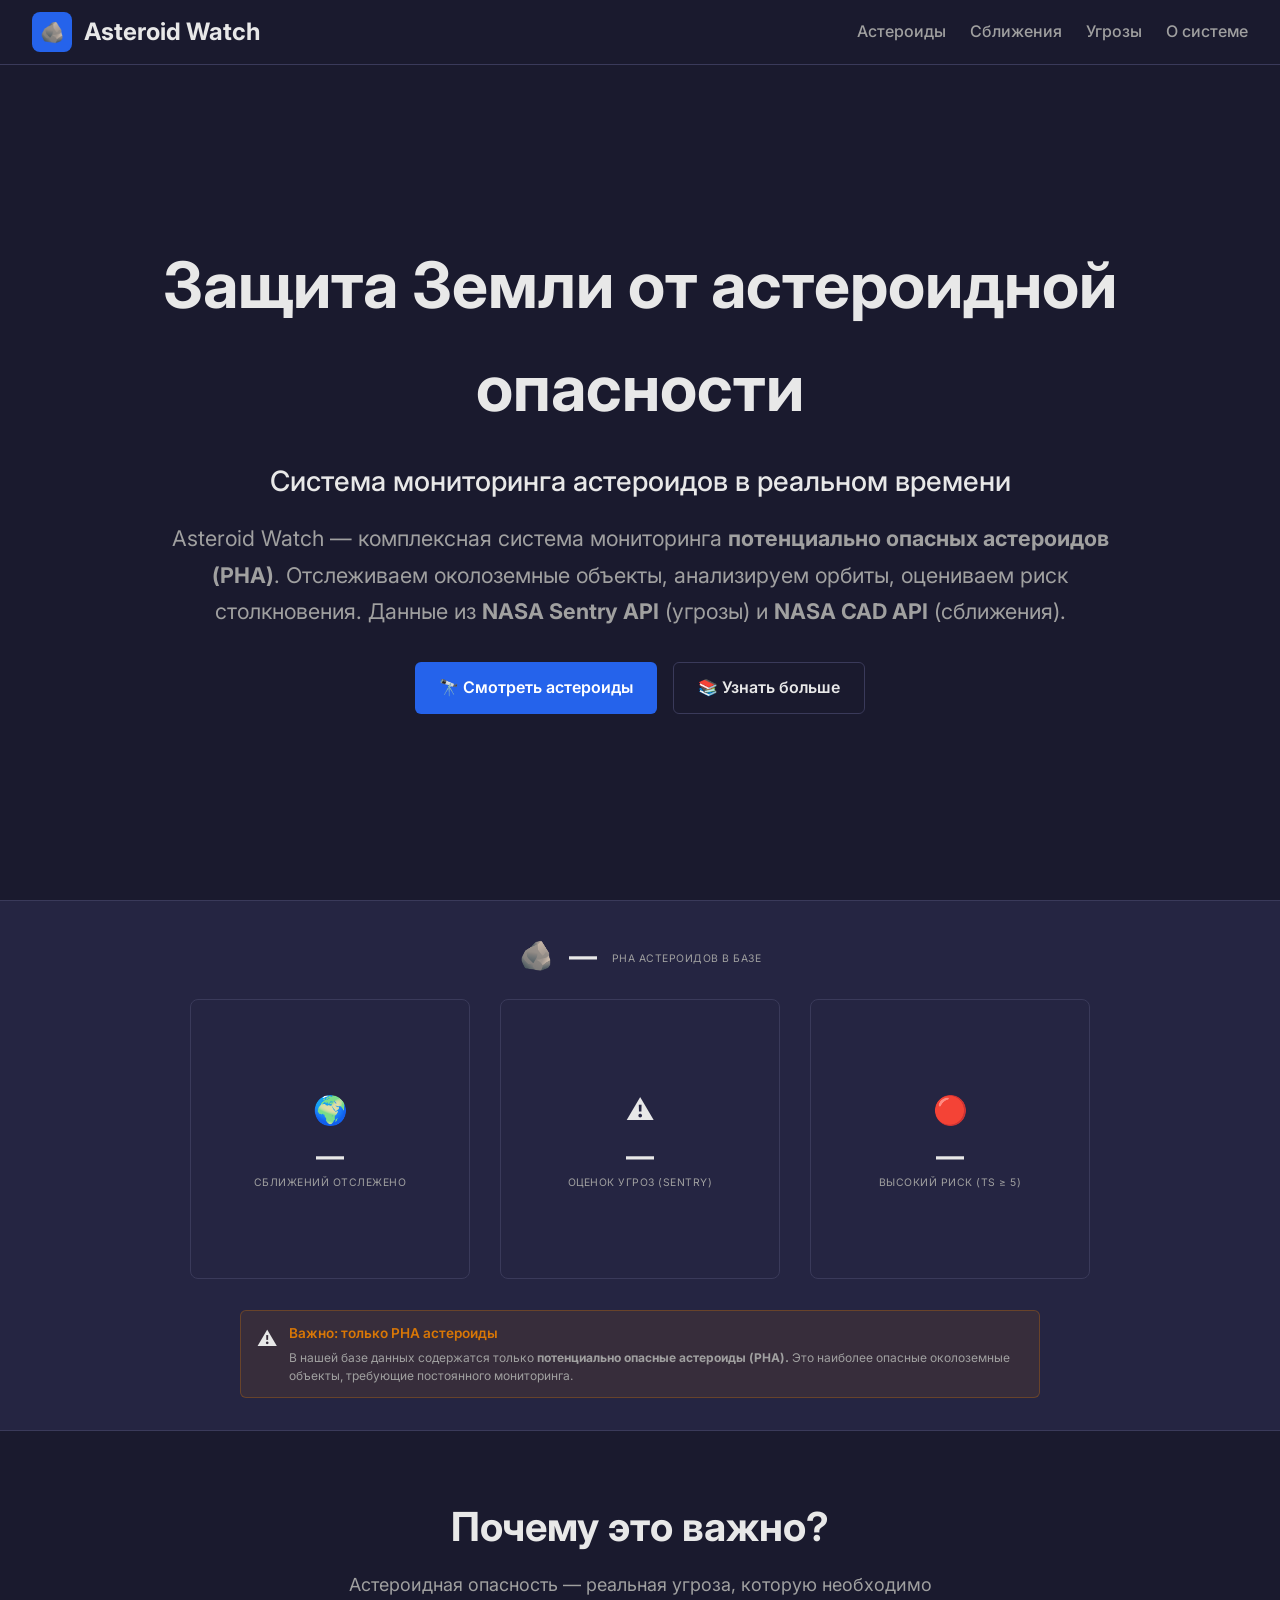
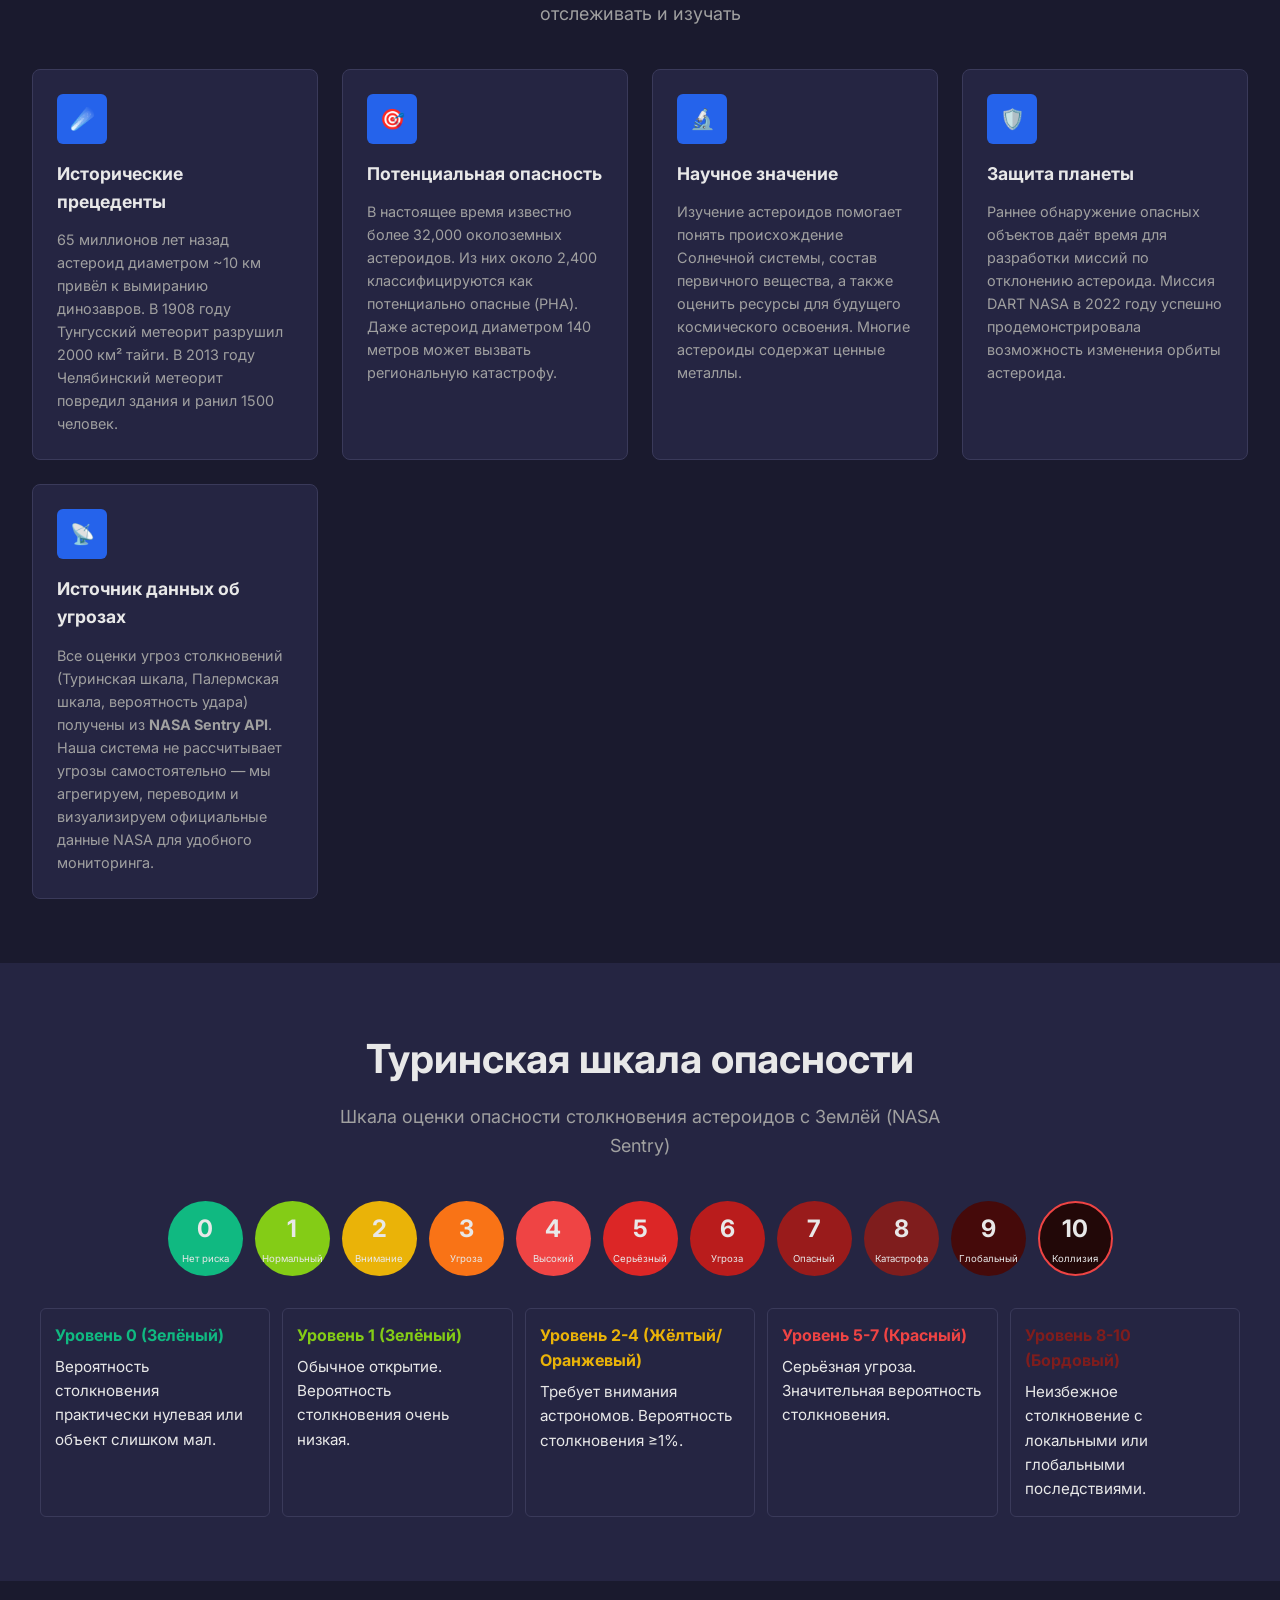
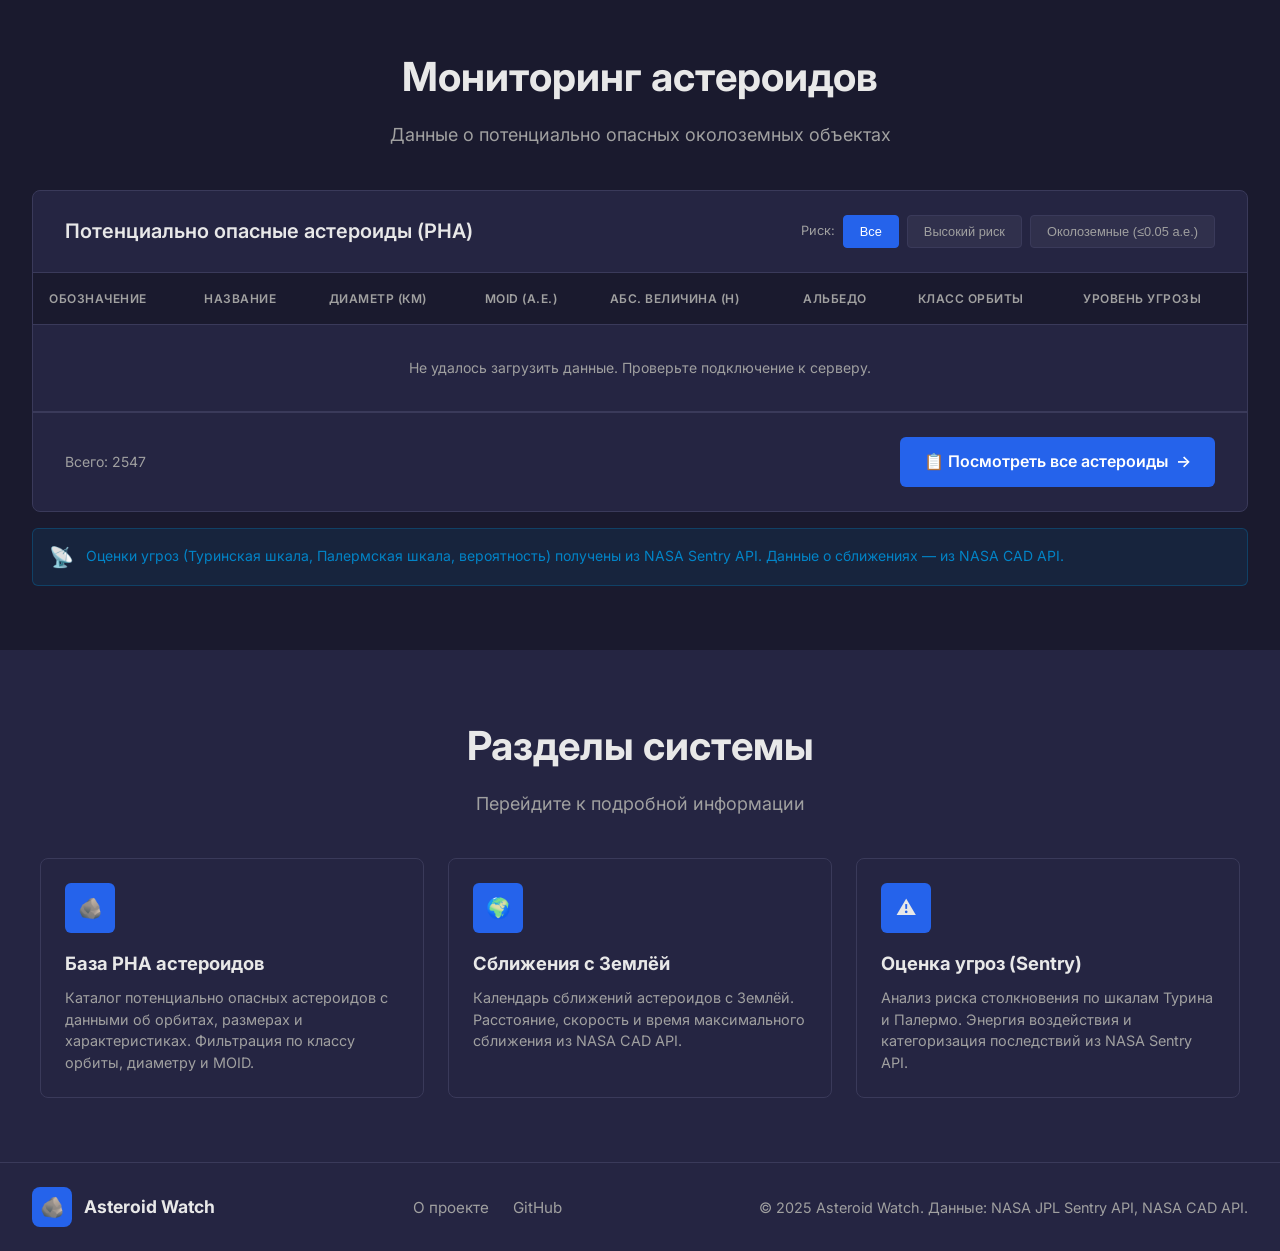
<file: frontend/index/index.html>
<!DOCTYPE html>
<html lang="ru">
<head>
    <meta charset="UTF-8">
    <meta name="viewport" content="width=device-width, initial-scale=1.0">
    <title>Asteroid Watch - Система мониторинга PHA астероидов</title>

    <link rel="preconnect" href="https://fonts.googleapis.com">
    <link rel="preconnect" href="https://fonts.gstatic.com" crossorigin>
    <link href="https://fonts.googleapis.com/css2?family=Inter:wght@300;400;500;600;700;800&display=swap" rel="stylesheet">

    <link rel="stylesheet" href="../main.css">
    <link rel="stylesheet" href="index.css">
</head>
<body>
    <div class="bg-animation">
        <div class="stars"></div>
    </div>

    <nav class="navbar">
        <div class="nav-container">
            <a href="index.html" class="logo">
                <div class="logo-icon">🪨</div>
                <span>Asteroid Watch</span>
            </a>
            <button class="mobile-menu-btn" onclick="toggleMobileMenu()">☰</button>
            <ul class="nav-links" id="nav-links">
                <li><a href="../asteroids/asteroids.html">Астероиды</a></li>
                <li><a href="../approaches/approaches.html">Сближения</a></li>
                <li><a href="../threats/threats.html">Угрозы</a></li>
                <li><a href="#about">О системе</a></li>
            </ul>
        </div>
    </nav>

    <section class="hero">
        <div class="hero-content">
            <h1>Защита Земли от астероидной опасности</h1>
            <div class="hero-subtitle">Система мониторинга астероидов в реальном времени</div>
            <p>
                Asteroid Watch — комплексная система мониторинга <strong>потенциально опасных астероидов (PHA)</strong>.
                Отслеживаем околоземные объекты, анализируем орбиты, оцениваем риск столкновения.
                Данные из <strong>NASA Sentry API</strong> (угрозы) и <strong>NASA CAD API</strong> (сближения).
            </p>
            <div class="hero-buttons">
                <a href="#table-section" class="btn btn-primary">
                    🔭 Смотреть астероиды
                </a>
                <a href="#about" class="btn btn-secondary">
                    📚 Узнать больше
                </a>
            </div>
        </div>
    </section>

    <section class="stats-section">
        <div class="stats-container">
            <div class="stats-grid">
                <div class="stat-icon">🪨</div>
                <div class="stat-value" id="stat-total-asteroids">—</div>
                <div class="stat-label">PHA астероидов в базе</div>
            </div>
            <div class="stat-cards">
                <div class="stat-card">
                    <div class="stat-icon">🌍</div>
                    <div class="stat-value" id="stat-total-approaches">—</div>
                    <div class="stat-label">Сближений отслежено</div>
                </div>
                <div class="stat-card">
                    <div class="stat-icon">⚠️</div>
                    <div class="stat-value" id="stat-total-threats">—</div>
                    <div class="stat-label">Оценок угроз (Sentry)</div>
                </div>
                <div class="stat-card">
                    <div class="stat-icon">🔴</div>
                    <div class="stat-value" id="stat-high-risk">—</div>
                    <div class="stat-label">Высокий риск (TS ≥ 5)</div>
                </div>
                </div>
            </div>
            <div class="info-notice">
                <span class="info-notice-icon">⚠️</span>
                <div class="info-notice-content">
                    <h4>Важно: только PHA астероиды</h4>
                    <p>В нашей базе данных содержатся только <strong>потенциально опасные астероиды (PHA).</strong> Это наиболее опасные околоземные объекты, требующие постоянного мониторинга.</p>
                </div>
            </div>
        </div>
    </section>

    <section class="info-section" id="about">
        <div class="section-header">
            <h2>Почему это важно?</h2>
            <p>Астероидная опасность — реальная угроза, которую необходимо отслеживать и изучать</p>
        </div>
        <div class="info-grid info-grid-sources">
            <div class="info-card">
                <div class="info-card-icon">☄️</div>
                <h3>Исторические прецеденты</h3>
                <p>
                    65 миллионов лет назад астероид диаметром ~10 км привёл к вымиранию динозавров.
                    В 1908 году Тунгусский метеорит разрушил 2000 км² тайги. В 2013 году Челябинский
                    метеорит повредил здания и ранил 1500 человек.
                </p>
            </div>
            <div class="info-card">
                <div class="info-card-icon">🎯</div>
                <h3>Потенциальная опасность</h3>
                <p>
                    В настоящее время известно более 32,000 околоземных астероидов. Из них около 2,400
                    классифицируются как потенциально опасные (PHA). Даже астероид диаметром 140 метров
                    может вызвать региональную катастрофу.
                </p>
            </div>
            <div class="info-card">
                <div class="info-card-icon">🔬</div>
                <h3>Научное значение</h3>
                <p>
                    Изучение астероидов помогает понять происхождение Солнечной системы,
                    состав первичного вещества, а также оценить ресурсы для будущего
                    космического освоения. Многие астероиды содержат ценные металлы.
                </p>
            </div>
            <div class="info-card">
                <div class="info-card-icon">🛡️</div>
                <h3>Защита планеты</h3>
                <p>
                    Раннее обнаружение опасных объектов даёт время для разработки миссий
                    по отклонению астероида. Миссия DART NASA в 2022 году успешно продемонстрировала
                    возможность изменения орбиты астероида.
                </p>
            </div>
            <div class="info-card source-card">
                <div class="info-card-icon">📡</div>
                <h3>Источник данных об угрозах</h3>
                <p>
                    Все оценки угроз столкновений (Туринская шкала, Палермская шкала, вероятность удара) получены из <strong>NASA Sentry API</strong>. 
                    Наша система не рассчитывает угрозы самостоятельно — мы агрегируем, переводим и визуализируем официальные данные NASA для удобного мониторинга.
                </p>
            </div>
        </div>
    </section>

    <section class="torino-section">
        <div class="torino-container">
            <div class="section-header">
                <h2>Туринская шкала опасности</h2>
                <p>Шкала оценки опасности столкновения астероидов с Землёй (NASA Sentry)</p>
            </div>
            <div class="torino-scale">
                <div class="torino-level torino-0">0<span>Нет риска</span></div>
                <div class="torino-level torino-1">1<span>Нормальный</span></div>
                <div class="torino-level torino-2">2<span>Внимание</span></div>
                <div class="torino-level torino-3">3<span>Угроза</span></div>
                <div class="torino-level torino-4">4<span>Высокий</span></div>
                <div class="torino-level torino-5">5<span>Серьёзный</span></div>
                <div class="torino-level torino-6">6<span>Угроза</span></div>
                <div class="torino-level torino-7">7<span>Опасный</span></div>
                <div class="torino-level torino-8">8<span>Катастрофа</span></div>
                <div class="torino-level torino-9">9<span>Глобальный</span></div>
                <div class="torino-level torino-10">10<span>Коллизия</span></div>
            </div>
            <div class="torino-legend">
                <div class="torino-legend-item">
                    <strong style="color: #10b981;">Уровень 0 (Зелёный)</strong>
                    Вероятность столкновения практически нулевая или объект слишком мал.
                </div>
                <div class="torino-legend-item">
                    <strong style="color: #84cc16;">Уровень 1 (Зелёный)</strong>
                    Обычное открытие. Вероятность столкновения очень низкая.
                </div>
                <div class="torino-legend-item">
                    <strong style="color: #eab308;">Уровень 2-4 (Жёлтый/Оранжевый)</strong>
                    Требует внимания астрономов. Вероятность столкновения ≥1%.
                </div>
                <div class="torino-legend-item">
                    <strong style="color: #ef4444;">Уровень 5-7 (Красный)</strong>
                    Серьёзная угроза. Значительная вероятность столкновения.
                </div>
                <div class="torino-legend-item">
                    <strong style="color: #7f1d1d;">Уровень 8-10 (Бордовый)</strong>
                    Неизбежное столкновение с локальными или глобальными последствиями.
                </div>
            </div>
        </div>
    </section>

    <section class="table-section" id="table-section">
        <div class="section-header">
            <h2>Мониторинг астероидов</h2>
            <p>Данные о потенциально опасных околоземных объектах</p>
        </div>
        <div class="table-container">
            <div class="table-header">
                <div class="table-title">
                    Потенциально опасные астероиды (PHA)
                </div>
                <div class="desktop-filters table-filters">
                    <div class="filter-group">
                        <span class="filter-label">Риск:</span>
                        <button class="filter-btn active" onclick="filterTable('all')">Все</button>
                        <button class="filter-btn" onclick="filterTable('high-risk')">Высокий риск</button>
                        <button class="filter-btn" onclick="filterTable('near-earth')">Околоземные (≤0.05 а.е.)</button>
                    </div>
                </div>
            </div>

            <div class="mobile-filters">
                <button class="mobile-filters-toggle" onclick="toggleMobileFilters()">
                    <span>🔍 Фильтры таблицы</span>
                    <span id="filter-toggle-icon">▼</span>
                </button>
                <div class="mobile-filters-panel" id="mobile-filters-panel">
                    <div class="filter-section">
                        <div class="filter-section-title">Риск</div>
                        <button class="filter-btn active" onclick="filterTable('all', this)">Все</button>
                        <button class="filter-btn" onclick="filterTable('high-risk', this)">Высокий риск</button>
                        <button class="filter-btn" onclick="filterTable('near-earth', this)">Околоземные (≤0.05 а.е.)</button>
                    </div>
                </div>
            </div>

            <div class="table-wrapper">
                <table id="asteroid-table">
                    <thead>
                        <tr>
                            <th>Обозначение</th>
                            <th>Название</th>
                            <th>Диаметр (км)</th>
                            <th>MOID (а.е.)</th>
                            <th>Абс. величина (H)</th>
                            <th>Альбедо</th>
                            <th>Класс орбиты</th>
                            <th>Уровень угрозы</th>
                        </tr>
                    </thead>
                    <tbody id="asteroid-table-body">
                    </tbody>
                </table>
            </div>
            <div class="table-footer">
                <div class="table-info">
                    <span>Всего: <span id="total-count">2547</span></span>
                </div>
                <a href="../asteroids/asteroids.html" class="view-all-btn">
                    📋 Посмотреть все астероиды
                    <span>→</span>
                </a>
            </div>
        </div>
        <div class="api-notice" style="margin-top: 1rem;">
            <span class="api-notice-icon">📡</span>
            <span>Оценки угроз (Туринская шкала, Палермская шкала, вероятность) получены из NASA Sentry API. Данные о сближениях — из NASA CAD API.</span>
        </div>
    </section>

    <section class="nav-cards-section">
        <div class="section-header">
            <h2>Разделы системы</h2>
            <p>Перейдите к подробной информации</p>
        </div>
        <div class="nav-cards">
            <a href="../asteroids/asteroids.html" class="nav-card">
                <div class="nav-card-icon">🪨</div>
                <h3>База PHA астероидов</h3>
                <p>Каталог потенциально опасных астероидов с данными об орбитах, размерах и характеристиках. Фильтрация по классу орбиты, диаметру и MOID.</p>
            </a>
            <a href="../approaches/approaches.html" class="nav-card">
                <div class="nav-card-icon">🌍</div>
                <h3>Сближения с Землёй</h3>
                <p>Календарь сближений астероидов с Землёй. Расстояние, скорость и время максимального сближения из NASA CAD API.</p>
            </a>
            <a href="../threats/threats.html" class="nav-card">
                <div class="nav-card-icon">⚠️</div>
                <h3>Оценка угроз (Sentry)</h3>
                <p>Анализ риска столкновения по шкалам Турина и Палермо. Энергия воздействия и категоризация последствий из NASA Sentry API.</p>
            </a>
        </div>
    </section>

    <footer class="footer">
        <div class="footer-container">
            <div class="footer-logo">
                <div class="logo-icon">🪨</div>
                <span>Asteroid Watch</span>
            </div>
            <ul class="footer-links">
                <li><a href="#">О проекте</a></li>
                <li><a href="#">GitHub</a></li>
            </ul>
            <div class="footer-copy">
                © 2025 Asteroid Watch. Данные: NASA JPL Sentry API, NASA CAD API.
            </div>
        </div>
    </footer>

    <script src="../api.js"></script>
    <script src="../main.js"></script>
    <script src="index.js"></script>
</body>
</html>
</file>
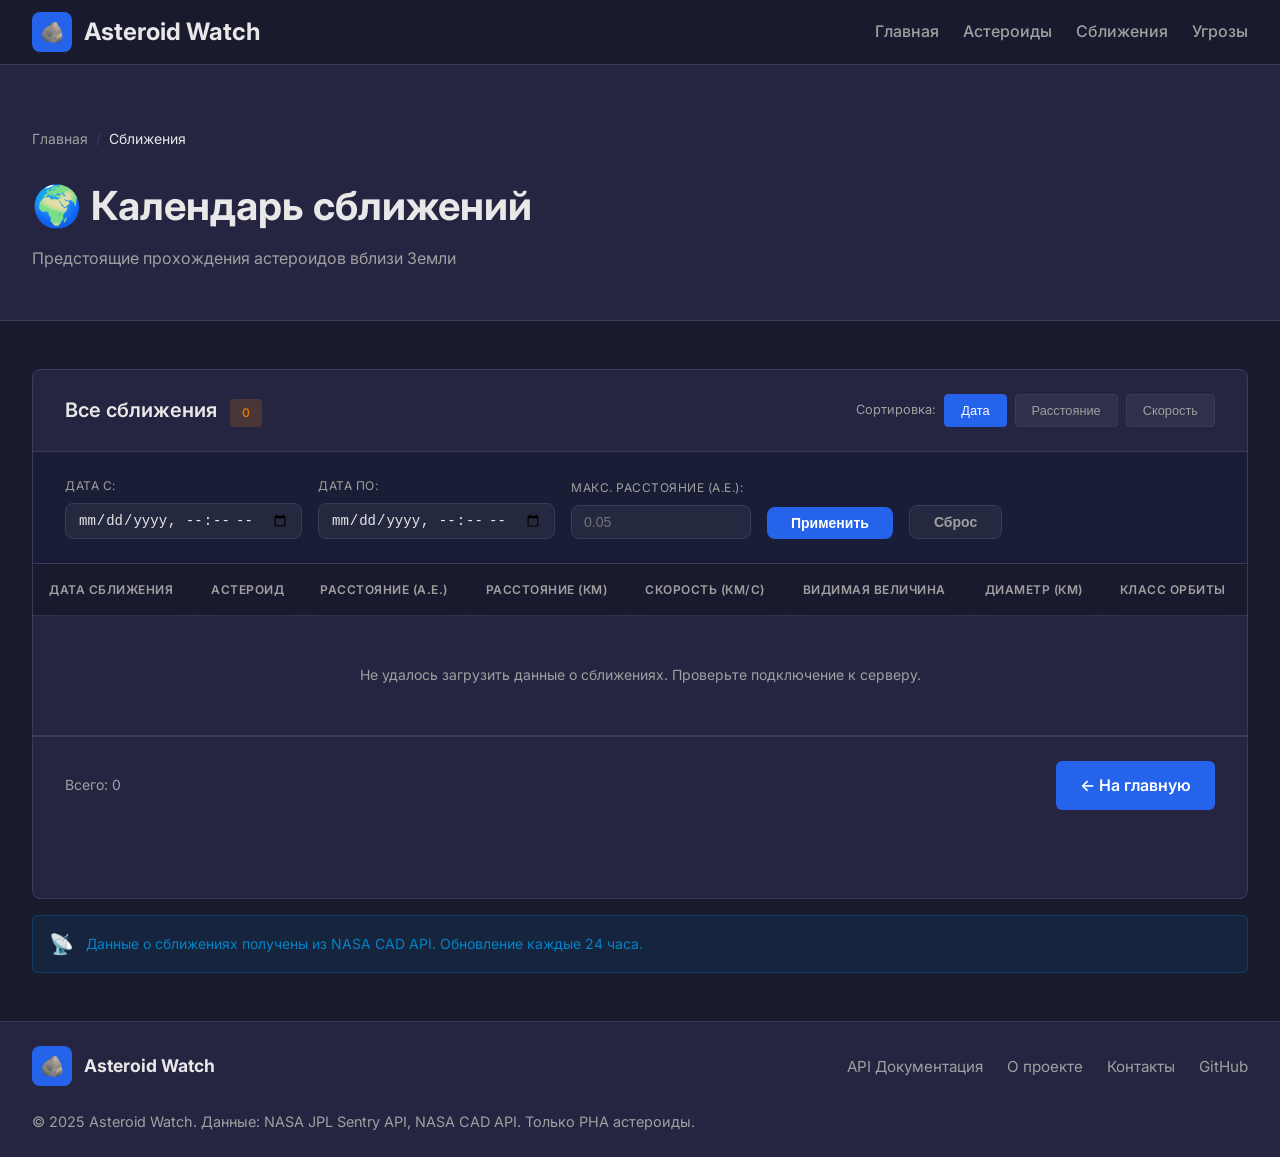
<file: frontend/approaches/approaches.html>
<!DOCTYPE html>
<html lang="ru">
<head>
    <meta charset="UTF-8">
    <meta name="viewport" content="width=device-width, initial-scale=1.0">
    <title>Календарь сближений - Asteroid Watch</title>
    <link rel="preconnect" href="https://fonts.googleapis.com">
    <link rel="preconnect" href="https://fonts.gstatic.com" crossorigin>
    <link href="https://fonts.googleapis.com/css2?family=Inter:wght@300;400;500;600;700;800&display=swap" rel="stylesheet">
    <link rel="stylesheet" href="../main.css">
    <link rel="stylesheet" href="approaches.css">
</head>
<body>
    <div class="bg-animation">
        <div class="stars"></div>
    </div>

    <nav class="navbar">
        <div class="nav-container">
            <a href="../index/index.html" class="logo">
                <div class="logo-icon">🪨</div>
                <span>Asteroid Watch</span>
            </a>
            <button class="mobile-menu-btn" onclick="toggleMobileMenu()">☰</button>
            <ul class="nav-links" id="nav-links">
                <li><a href="../index/index.html">Главная</a></li>
                <li><a href="../asteroids/asteroids.html">Астероиды</a></li>
                <li><a href="approaches.html" class="active">Сближения</a></li>
                <li><a href="../threats/threats.html">Угрозы</a></li>
            </ul>
        </div>
    </nav>

    <header class="page-header">
        <div class="page-header-content">
            <div class="breadcrumbs">
                <a href="../index/index.html">Главная</a>
                <span>/</span>
                <span style="color: var(--text-primary);">Сближения</span>
            </div>
            <h1 class="page-title">🌍 Календарь сближений</h1>
            <p class="page-subtitle">Предстоящие прохождения астероидов вблизи Земли</p>
        </div>
    </header>

    <section class="table-section">
        <div class="table-container">
            <div class="table-header">
                <div class="table-title">
                    Все сближения
                    <span class="table-title-badge" id="filtered-count">0</span>
                </div>
                <div class="table-filters">
                    <div class="filter-group">
                        <span class="filter-label">Сортировка:</span>
                        <button class="filter-btn active" onclick="sortBy('date')">Дата</button>
                        <button class="filter-btn" onclick="sortBy('distance')">Расстояние</button>
                        <button class="filter-btn" onclick="sortBy('velocity')">Скорость</button>
                    </div>
                </div>
            </div>

            <div class="filters-bar">
                <div class="filter-item">
                    <label>Дата с:</label>
                    <input type="datetime-local" id="filter-date-from">
                </div>
                <div class="filter-item">
                    <label>Дата по:</label>
                    <input type="datetime-local" id="filter-date-to">
                </div>
                <div class="filter-item">
                    <label>Макс. расстояние (а.е.):</label>
                    <input type="number" id="filter-max-distance" step="0.001" min="0" max="0.1" placeholder="0.05">
                </div>
                <button class="filter-apply-btn" onclick="applyFilters()">Применить</button>
                <button class="filter-reset-btn" onclick="resetFilters()">Сброс</button>
            </div>

            <div class="table-wrapper">
                <table id="approaches-table">
                    <thead>
                        <tr>
                            <th>Дата сближения</th>
                            <th>Астероид</th>
                            <th>Расстояние (а.е.)</th>
                            <th>Расстояние (км)</th>
                            <th>Скорость (км/с)</th>
                            <th>Видимая величина</th>
                            <th>Диаметр (км)</th>
                            <th>Класс орбиты</th>
                        </tr>
                    </thead>
                    <tbody id="approaches-table-body">
                    </tbody>
                </table>
            </div>

            <div class="table-footer">
                <div class="table-info">
                    <span>Всего: <span id="total-count">0</span></span>
                </div>
                <a href="../index/index.html" class="view-all-btn">
                    ← На главную
                </a>
            </div>

            <div class="pagination-container" id="pagination-container">
            </div>
        </div>

        <div class="api-notice">
            <span class="api-notice-icon">📡</span>
            <span>Данные о сближениях получены из NASA CAD API. Обновление каждые 24 часа.</span>
        </div>
    </section>

    <footer class="footer">
        <div class="footer-container">
            <div class="footer-logo">
                <div class="logo-icon">🪨</div>
                <span>Asteroid Watch</span>
            </div>
            <ul class="footer-links">
                <li><a href="#">API Документация</a></li>
                <li><a href="#">О проекте</a></li>
                <li><a href="#">Контакты</a></li>
                <li><a href="#">GitHub</a></li>
            </ul>
            <div class="footer-copy">
                © 2025 Asteroid Watch. Данные: NASA JPL Sentry API, NASA CAD API. Только PHA астероиды.
            </div>
        </div>
    </footer>

    <script src="../api.js"></script>
    <script src="../main.js"></script>
    <script src="approaches.js"></script>
</body>
</html>
</file>
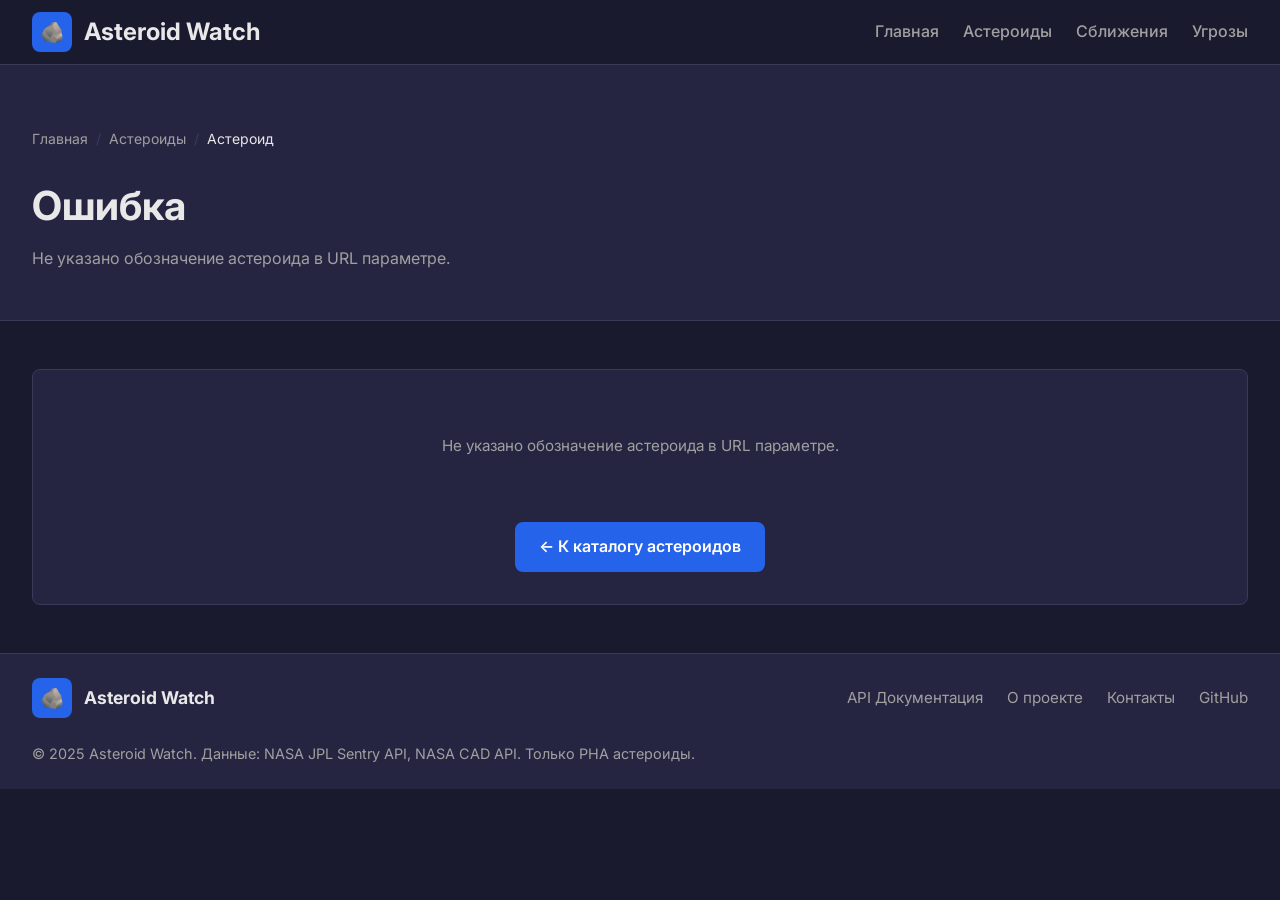
<file: frontend/asteroid_detail/asteroid_detail.html>
<!DOCTYPE html>
<html lang="ru">
<head>
    <meta charset="UTF-8">
    <meta name="viewport" content="width=device-width, initial-scale=1.0">
    <title>Астероид - Asteroid Watch</title>
    <link rel="preconnect" href="https://fonts.googleapis.com">
    <link rel="preconnect" href="https://fonts.gstatic.com" crossorigin>
    <link href="https://fonts.googleapis.com/css2?family=Inter:wght@300;400;500;600;700;800&display=swap" rel="stylesheet">
    <link rel="stylesheet" href="../main.css">
    <link rel="stylesheet" href="asteroid_detail.css">
</head>
<body>
    <div class="bg-animation">
        <div class="stars"></div>
    </div>

    <nav class="navbar">
        <div class="nav-container">
            <a href="../index/index.html" class="logo">
                <div class="logo-icon">🪨</div>
                <span>Asteroid Watch</span>
            </a>
            <button class="mobile-menu-btn" onclick="toggleMobileMenu()">☰</button>
            <ul class="nav-links" id="nav-links">
                <li><a href="../index/index.html">Главная</a></li>
                <li><a href="../asteroids/asteroids.html">Астероиды</a></li>
                <li><a href="../approaches/approaches.html">Сближения</a></li>
                <li><a href="../threats/threats.html">Угрозы</a></li>
            </ul>
        </div>
    </nav>

    <header class="page-header">
        <div class="page-header-content">
            <div class="breadcrumbs">
                <a href="../index/index.html">Главная</a>
                <span>/</span>
                <a href="../asteroids/asteroids.html">Астероиды</a>
                <span>/</span>
                <span style="color: var(--text-primary);" id="breadcrumb-asteroid">Астероид</span>
            </div>
            <h1 class="page-title" id="asteroid-title">Загрузка...</h1>
            <p class="page-subtitle" id="asteroid-subtitle">Подробная информация об астероиде</p>
        </div>
    </header>

    <main class="detail-section">
        <div class="detail-container">
            <div class="detail-card main-info">
                <div class="card-header">
                    <h2>🪨 Основная информация</h2>
                </div>
                <div class="card-content">
                    <div class="info-grid">
                        <div class="info-item">
                            <span class="info-label">Обозначение</span>
                            <span class="info-value" id="designation">—</span>
                        </div>
                        <div class="info-item">
                            <span class="info-label">Название</span>
                            <span class="info-value" id="name">—</span>
                        </div>
                        <div class="info-item">
                            <span class="info-label">Диаметр (км)</span>
                            <span class="info-value" id="diameter">—</span>
                        </div>
                        <div class="info-item">
                            <span class="info-label">Источник диаметра</span>
                            <span class="info-value" id="diameter-source">—</span>
                        </div>
                        <div class="info-item">
                            <span class="info-label">Абсолютная величина (H)</span>
                            <span class="info-value" id="absolute-magnitude">—</span>
                        </div>
                        <div class="info-item">
                            <span class="info-label">Альбедо</span>
                            <span class="info-value" id="albedo">—</span>
                        </div>
                    </div>
                </div>
            </div>

            <div class="detail-card orbit-info">
                <div class="card-header">
                    <h2>🛰️ Орбитальная информация</h2>
                </div>
                <div class="card-content">
                    <div class="info-grid">
                        <div class="info-item">
                            <span class="info-label">Класс орбиты</span>
                            <span class="info-value" id="orbit-class">—</span>
                        </div>
                        <div class="info-item">
                            <span class="info-label">ID орбиты</span>
                            <span class="info-value" id="orbit-id">—</span>
                        </div>
                        <div class="info-item">
                            <span class="info-label">Перигелий (а.е.)</span>
                            <span class="info-value" id="perihelion">—</span>
                        </div>
                        <div class="info-item">
                            <span class="info-label">Афелий (а.е.)</span>
                            <span class="info-value" id="aphelion">—</span>
                        </div>
                        <div class="info-item">
                            <span class="info-label">MOID (Земля, а.е.)</span>
                            <span class="info-value" id="moid">—</span>
                        </div>
                    </div>
                </div>
            </div>

            <div class="detail-card threat-info">
                <div class="card-header">
                    <h2>⚠️ Оценка угрозы (NASA Sentry)</h2>
                </div>
                <div class="card-content">
                    <div class="info-grid">
                        <div class="info-item">
                            <span class="info-label">Вероятность удара</span>
                            <span class="info-value" id="impact-probability">—</span>
                        </div>
                        <div class="info-item">
                            <span class="info-label">Текст вероятности</span>
                            <span class="info-value" id="impact-probability-text">—</span>
                        </div>
                        <div class="info-item">
                            <span class="info-label">Туринская шкала</span>
                            <span class="info-value torino-scale-value" id="turin-scale">—</span>
                        </div>
                        <div class="info-item">
                            <span class="info-label">Описание Туринской</span>
                            <span class="info-value" id="torino-description">—</span>
                        </div>
                        <div class="info-item">
                            <span class="info-label">Палермская шкала</span>
                            <span class="info-value" id="palermo-scale">—</span>
                        </div>
                        <div class="info-item">
                            <span class="info-label">Энергия удара (Мт)</span>
                            <span class="info-value" id="energy">—</span>
                        </div>
                        <div class="info-item">
                            <span class="info-label">Категория воздействия</span>
                            <span class="info-value" id="impact-category">—</span>
                        </div>
                        <div class="info-item">
                            <span class="info-label">Уровень угрозы</span>
                            <span class="info-value" id="threat-level">—</span>
                        </div>
                        <div class="info-item">
                            <span class="info-label">Диаметр (км)</span>
                            <span class="info-value" id="threat-diameter">—</span>
                        </div>
                        <div class="info-item">
                            <span class="info-label">Скорость удара (км/с)</span>
                            <span class="info-value" id="impact-velocity">—</span>
                        </div>
                        <div class="info-item">
                            <span class="info-label">Абс. величина (H)</span>
                            <span class="info-value" id="threat-magnitude">—</span>
                        </div>
                        <div class="info-item">
                            <span class="info-label">N ударов</span>
                            <span class="info-value" id="n-impacts">—</span>
                        </div>
                        <div class="info-item">
                            <span class="info-label">Посл. наблюдение</span>
                            <span class="info-value" id="last-obs">—</span>
                        </div>
                    </div>
                    
                    <div class="risk-years-section" id="risk-years-section" style="display: none;">
                        <h3>📅 Года риска</h3>
                        <div class="risk-years" id="risk-years">
                        </div>
                    </div>

                    <div class="sentry-notice">
                        <span class="sentry-notice-icon">📡</span>
                        <span>Данные об угрозах получены из NASA Sentry API. Наша система не рассчитывает угрозы самостоятельно.</span>
                    </div>
                </div>
            </div>

            <div class="detail-card approaches-info">
                <div class="card-header">
                    <h2>🌍 Сближения с Землёй</h2>
                </div>
                <div class="card-content">
                    <div id="approaches-content">
                        <p class="no-data">Данные о сближениях загружаются...</p>
                    </div>
                </div>
            </div>

            <div class="navigation-buttons">
                <a href="../asteroids/asteroids.html" class="nav-btn btn-secondary">
                    ← Назад к каталогу
                </a>
                <a href="../index/index.html" class="nav-btn btn-primary">
                    🏠 На главную
                </a>
            </div>
        </div>
    </main>

    <footer class="footer">
        <div class="footer-container">
            <div class="footer-logo">
                <div class="logo-icon">🪨</div>
                <span>Asteroid Watch</span>
            </div>
            <ul class="footer-links">
                <li><a href="#">API Документация</a></li>
                <li><a href="#">О проекте</a></li>
                <li><a href="#">Контакты</a></li>
                <li><a href="#">GitHub</a></li>
            </ul>
            <div class="footer-copy">
                © 2025 Asteroid Watch. Данные: NASA JPL Sentry API, NASA CAD API. Только PHA астероиды.
            </div>
        </div>
    </footer>

    <script src="../api.js"></script>
    <script src="../main.js"></script>
    <script src="asteroid_detail.js"></script>
</body>
</html>
</file>
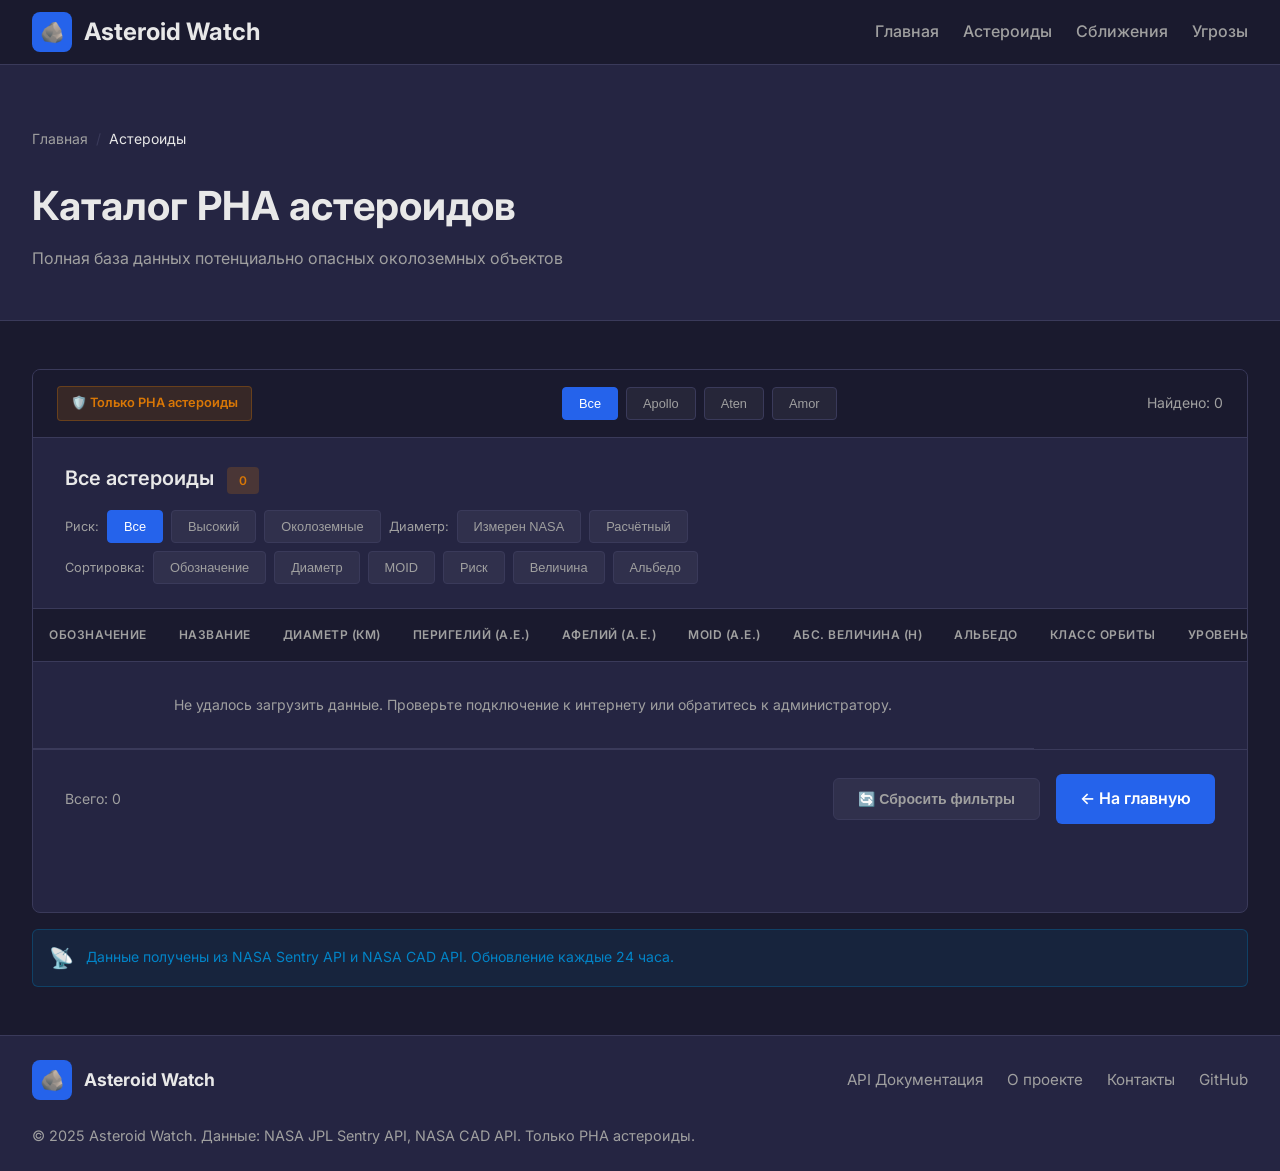
<file: frontend/asteroids/asteroids.html>
<!DOCTYPE html>
<html lang="ru">
<head>
    <meta charset="UTF-8">
    <meta name="viewport" content="width=device-width, initial-scale=1.0">
    <title>Астероиды (PHA) - Asteroid Watch</title>
    <link rel="preconnect" href="https://fonts.googleapis.com">
    <link rel="preconnect" href="https://fonts.gstatic.com" crossorigin>
    <link href="https://fonts.googleapis.com/css2?family=Inter:wght@300;400;500;600;700;800&display=swap" rel="stylesheet">
    <link rel="stylesheet" href="../main.css">
    <link rel="stylesheet" href="asteroids.css">
</head>
<body>
    <div class="bg-animation">
        <div class="stars"></div>
    </div>

    <nav class="navbar">
        <div class="nav-container">
            <a href="../index/index.html" class="logo">
                <div class="logo-icon">🪨</div>
                <span>Asteroid Watch</span>
            </a>
            <button class="mobile-menu-btn" onclick="toggleMobileMenu()">☰</button>
            <ul class="nav-links" id="nav-links">
                <li><a href="../index/index.html">Главная</a></li>
                <li><a href="../asteroids/asteroids.html">Астероиды</a></li>
                <li><a href="../approaches/approaches.html">Сближения</a></li>
                <li><a href="../threats/threats.html">Угрозы</a></li>
            </ul>
        </div>
    </nav>

    <header class="page-header">
        <div class="page-header-content">
            <div class="breadcrumbs">
                <a href="../index/index.html">Главная</a>
                <span>/</span>
                <span style="color: var(--text-primary);">Астероиды</span>
            </div>
            <h1 class="page-title">Каталог PHA астероидов</h1>
            <p class="page-subtitle">Полная база данных потенциально опасных околоземных объектов</p>
        </div>
    </header>

    <section class="table-section">
        <div class="table-container">
            <div class="table-info-bar">
                <span class="pha-badge">🛡️ Только PHA астероиды</span>
                <div class="quick-filters">
                    <button class="quick-filter-btn active" onclick="quickFilter('all')">Все</button>
                    <button class="quick-filter-btn" onclick="quickFilter('apollo')">Apollo</button>
                    <button class="quick-filter-btn" onclick="quickFilter('aten')">Aten</button>
                    <button class="quick-filter-btn" onclick="quickFilter('amor')">Amor</button>
                </div>
                <span class="results-count">Найдено: <span id="total-results">0</span></span>
            </div>

            <div class="table-header">
                <div class="table-title">
                    Все астероиды
                    <span class="table-title-badge" id="filtered-count">0</span>
                </div>
                <div class="table-filters">
                    <div class="filter-group">
                        <span class="filter-label">Риск:</span>
                        <button class="filter-btn active" onclick="filterByRisk('all')">Все</button>
                        <button class="filter-btn" onclick="filterByRisk('high')">Высокий</button>
                        <button class="filter-btn" onclick="filterByRisk('near-earth')">Околоземные</button>
                    </div>
                    <div class="filter-group">
                        <span class="filter-label">Диаметр:</span>
                        <button class="filter-btn" onclick="filterByDiameter('nasa')">Измерен NASA</button>
                        <button class="filter-btn" onclick="filterByDiameter('calculated')">Расчётный</button>
                    </div>
                    <div class="filter-group">
                        <span class="filter-label">Сортировка:</span>
                        <button class="filter-btn" onclick="sortTable('designation')">Обозначение</button>
                        <button class="filter-btn" onclick="sortTable('diameter')">Диаметр</button>
                        <button class="filter-btn" onclick="sortTable('moid')">MOID</button>
                        <button class="filter-btn" onclick="sortTable('risk')">Риск</button>
                        <button class="filter-btn" onclick="sortTable('magnitude')">Величина</button>
                        <button class="filter-btn" onclick="sortTable('albedo')">Альбедо</button>
                    </div>
                </div>
            </div>

            <div class="table-wrapper">
                <table id="asteroids-table">
                    <thead>
                        <tr>
                            <th>Обозначение</th>
                            <th>Название</th>
                            <th>Диаметр (км)</th>
                            <th>Перигелий (а.е.)</th>
                            <th>Афелий (а.е.)</th>
                            <th>MOID (а.е.)</th>
                            <th>Абс. величина (H)</th>
                            <th>Альбедо</th>
                            <th>Класс орбиты</th>
                            <th>Уровень угрозы</th>
                        </tr>
                    </thead>
                    <tbody id="asteroids-table-body">
                    </tbody>
                </table>
            </div>

            <div class="table-footer">
                <div class="table-info">
                    <span>Всего: <span id="total-count">0</span></span>
                </div>
                <div class="table-actions">
                    <button class="reset-filters-btn" onclick="resetAllFilters()">
                        🔄 Сбросить фильтры
                    </button>
                    <a href="../index/index.html" class="view-all-btn">
                        ← На главную
                    </a>
                </div>
            </div>

            <div class="pagination-container" id="pagination-container">
            </div>
        </div>

        <div class="api-notice">
            <span class="api-notice-icon">📡</span>
            <span>Данные получены из NASA Sentry API и NASA CAD API. Обновление каждые 24 часа.</span>
        </div>
    </section>

    <footer class="footer">
        <div class="footer-container">
            <div class="footer-logo">
                <div class="logo-icon">🪨</div>
                <span>Asteroid Watch</span>
            </div>
            <ul class="footer-links">
                <li><a href="#">API Документация</a></li>
                <li><a href="#">О проекте</a></li>
                <li><a href="#">Контакты</a></li>
                <li><a href="#">GitHub</a></li>
            </ul>
            <div class="footer-copy">
                © 2025 Asteroid Watch. Данные: NASA JPL Sentry API, NASA CAD API. Только PHA астероиды.
            </div>
        </div>
    </footer>

    <script src="../api.js"></script>
    <script src="../main.js"></script>
    <script src="asteroids.js"></script>
</body>
</html>
</file>
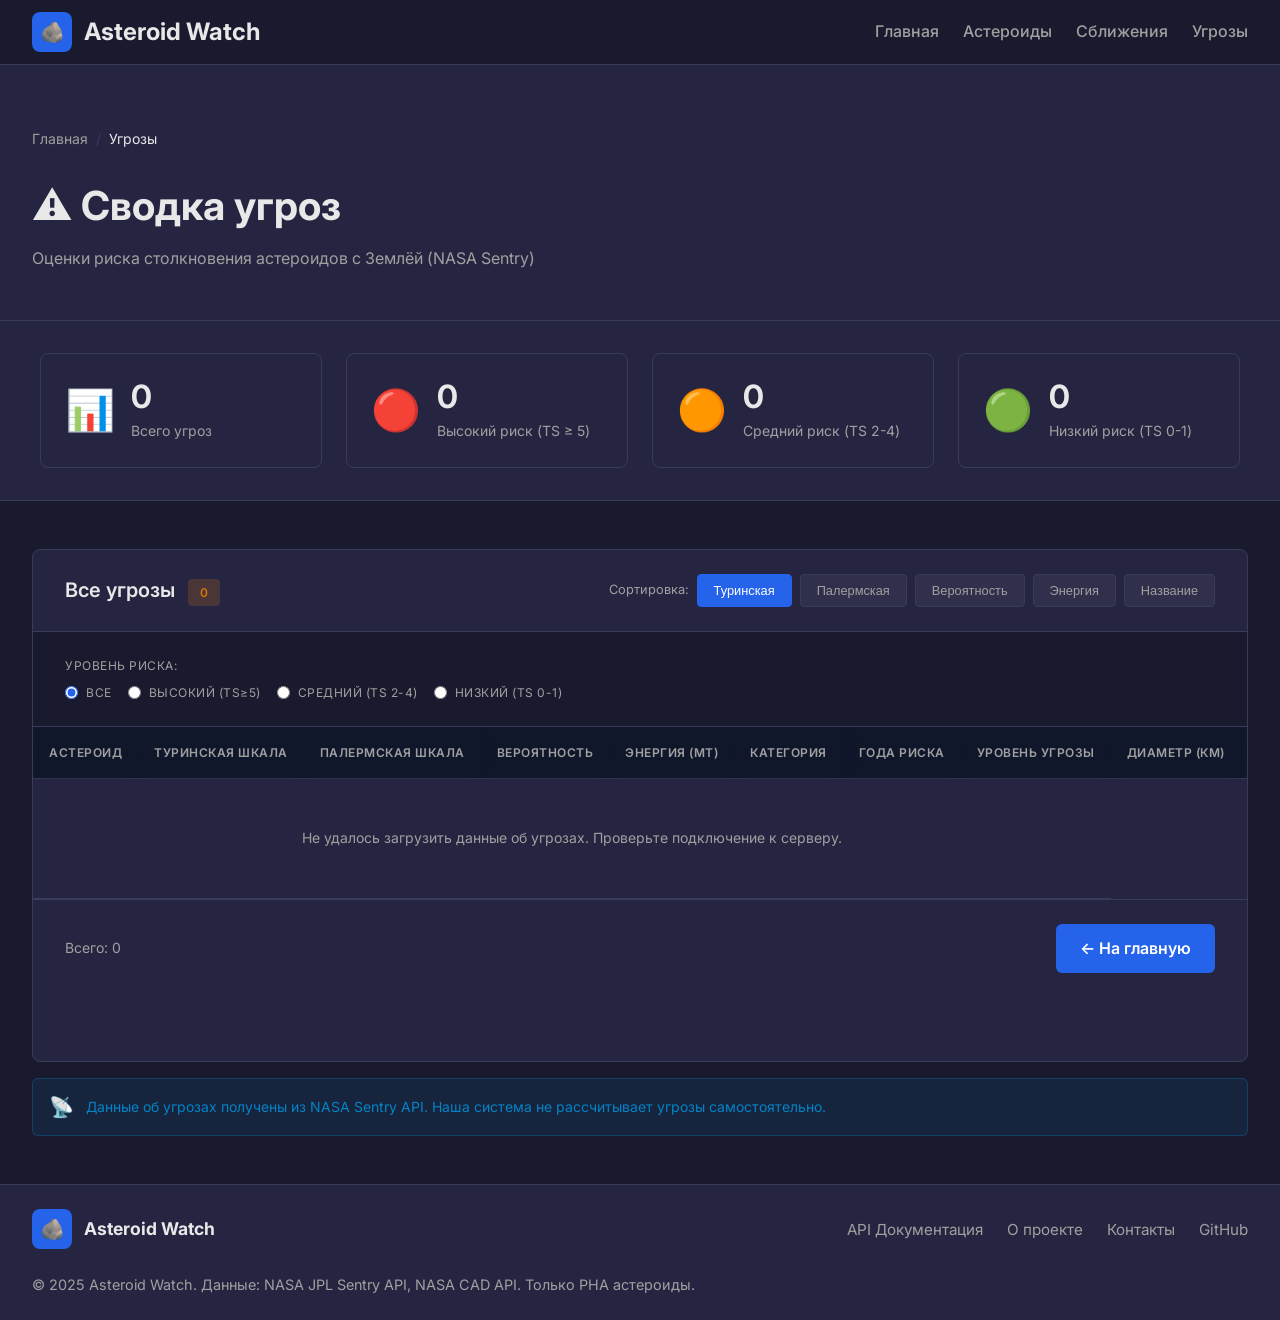
<file: frontend/threats/threats.html>
<!DOCTYPE html>
<html lang="ru">
<head>
    <meta charset="UTF-8">
    <meta name="viewport" content="width=device-width, initial-scale=1.0">
    <title>Сводка угроз - Asteroid Watch</title>
    <link rel="preconnect" href="https://fonts.googleapis.com">
    <link rel="preconnect" href="https://fonts.gstatic.com" crossorigin>
    <link href="https://fonts.googleapis.com/css2?family=Inter:wght@300;400;500;600;700;800&display=swap" rel="stylesheet">
    <link rel="stylesheet" href="../main.css">
    <link rel="stylesheet" href="threats.css">
</head>
<body>
    <div class="bg-animation">
        <div class="stars"></div>
    </div>

    <nav class="navbar">
        <div class="nav-container">
            <a href="../index/index.html" class="logo">
                <div class="logo-icon">🪨</div>
                <span>Asteroid Watch</span>
            </a>
            <button class="mobile-menu-btn" onclick="toggleMobileMenu()">☰</button>
            <ul class="nav-links" id="nav-links">
                <li><a href="../index/index.html">Главная</a></li>
                <li><a href="../asteroids/asteroids.html">Астероиды</a></li>
                <li><a href="../approaches/approaches.html">Сближения</a></li>
                <li><a href="threats.html" class="active">Угрозы</a></li>
            </ul>
        </div>
    </nav>

    <header class="page-header">
        <div class="page-header-content">
            <div class="breadcrumbs">
                <a href="../index/index.html">Главная</a>
                <span>/</span>
                <span style="color: var(--text-primary);">Угрозы</span>
            </div>
            <h1 class="page-title">⚠️ Сводка угроз</h1>
            <p class="page-subtitle">Оценки риска столкновения астероидов с Землёй (NASA Sentry)</p>
        </div>
    </header>

    <section class="stats-section">
        <div class="stats-container">
            <div class="stat-card">
                <div class="stat-icon">📊</div>
                <div class="stat-content">
                    <div class="stat-value" id="total-threats">0</div>
                    <div class="stat-label">Всего угроз</div>
                </div>
            </div>
            <div class="stat-card">
                <div class="stat-icon">🔴</div>
                <div class="stat-content">
                    <div class="stat-value" id="high-risk-count">0</div>
                    <div class="stat-label">Высокий риск (TS ≥ 5)</div>
                </div>
            </div>
            <div class="stat-card">
                <div class="stat-icon">🟠</div>
                <div class="stat-content">
                    <div class="stat-value" id="medium-risk-count">0</div>
                    <div class="stat-label">Средний риск (TS 2-4)</div>
                </div>
            </div>
            <div class="stat-card">
                <div class="stat-icon">🟢</div>
                <div class="stat-content">
                    <div class="stat-value" id="low-risk-count">0</div>
                    <div class="stat-label">Низкий риск (TS 0-1)</div>
                </div>
            </div>
        </div>
    </section>

    <section class="table-section">
        <div class="table-container">
            <div class="info-banner" id="no-threats-banner" style="display: none;">
                <div class="banner-icon">✅</div>
                <div class="banner-content">
                    <h3>Угроз не обнаружено</h3>
                    <p>На данный момент нет астероидов с значительной вероятностью столкновения с Землёй. Это нормальная ситуация — большинство астероидов имеют нулевую или крайне низкую вероятность удара.</p>
                </div>
            </div>

            <div class="table-header">
                <div class="table-title">
                    Все угрозы
                    <span class="table-title-badge" id="threats-count-badge">0</span>
                </div>
                <div class="table-filters">
                    <div class="filter-group">
                        <span class="filter-label">Сортировка:</span>
                        <button class="filter-btn active" onclick="sortTable('ts_max')">Туринская</button>
                        <button class="filter-btn" onclick="sortTable('ps_max')">Палермская</button>
                        <button class="filter-btn" onclick="sortTable('probability')">Вероятность</button>
                        <button class="filter-btn" onclick="sortTable('energy')">Энергия</button>
                        <button class="filter-btn" onclick="sortTable('designation')">Название</button>
                    </div>
                </div>
            </div>

            <div class="filters-bar">
                <div class="filter-item">
                    <label>Уровень риска:</label>
                    <div class="radio-group">
                        <label class="radio-label"><input type="radio" name="risk-filter" value="all" checked onchange="filterByRisk('all')"> Все</label>
                        <label class="radio-label"><input type="radio" name="risk-filter" value="high" onchange="filterByRisk('high')"> Высокий (TS≥5)</label>
                        <label class="radio-label"><input type="radio" name="risk-filter" value="medium" onchange="filterByRisk('medium')"> Средний (TS 2-4)</label>
                        <label class="radio-label"><input type="radio" name="risk-filter" value="low" onchange="filterByRisk('low')"> Низкий (TS 0-1)</label>
                    </div>
                </div>
            </div>

            <div class="table-wrapper">
                <table id="threats-table">
                    <thead>
                        <tr>
                            <th>Астероид</th>
                            <th>Туринская шкала</th>
                            <th>Палермская шкала</th>
                            <th>Вероятность</th>
                            <th>Энергия (Мт)</th>
                            <th>Категория</th>
                            <th>Года риска</th>
                            <th>Уровень угрозы</th>
                            <th>Диаметр (км)</th>
                            <th>Скорость (км/с)</th>
                            <th>H</th>
                            <th>N ударов</th>
                            <th>Посл. наблюдение</th>
                            <th>Описание Туринской</th>
                            <th>Текст вероятности</th>
                        </tr>
                    </thead>
                    <tbody id="threats-table-body">
                    </tbody>
                </table>
            </div>

            <div class="table-footer">
                <div class="table-info">
                    <span>Всего: <span id="total-count">0</span></span>
                </div>
                <a href="../index/index.html" class="view-all-btn">
                    ← На главную
                </a>
            </div>

            <div class="pagination-container" id="pagination-container">
            </div>
        </div>

        <div class="api-notice">
            <span class="api-notice-icon">📡</span>
            <span>Данные об угрозах получены из NASA Sentry API. Наша система не рассчитывает угрозы самостоятельно.</span>
        </div>
    </section>

    <footer class="footer">
        <div class="footer-container">
            <div class="footer-logo">
                <div class="logo-icon">🪨</div>
                <span>Asteroid Watch</span>
            </div>
            <ul class="footer-links">
                <li><a href="#">API Документация</a></li>
                <li><a href="#">О проекте</a></li>
                <li><a href="#">Контакты</a></li>
                <li><a href="#">GitHub</a></li>
            </ul>
            <div class="footer-copy">
                © 2025 Asteroid Watch. Данные: NASA JPL Sentry API, NASA CAD API. Только PHA астероиды.
            </div>
        </div>
    </footer>

    <script src="../api.js"></script>
    <script src="../main.js"></script>
    <script src="threats.js"></script>
</body>
</html>
</file>
<file: frontend/main.css>
/* main.css - общие стили для всех страниц */

* {
    margin: 0;
    padding: 0;
    box-sizing: border-box;
}

:root {
    --primary: #2563eb;
    --primary-dark: #1d4ed8;
    --secondary: #0284c7;
    --danger: #dc2626;
    --warning: #d97706;
    --success: #059669;
    --bg-dark: #1a1a2e;
    --bg-card: #252542;
    --bg-card-hover: #2f2f4d;
    --text-primary: #e8e8e8;
    --text-secondary: #a0a0a0;
    --border: #3a3a5a;
}

body {
    font-family: 'Inter', sans-serif;
    background: var(--bg-dark);
    color: var(--text-primary);
    line-height: 1.6;
    overflow-x: hidden;
}

/* Анимация фона - упрощённая */
.bg-animation {
    position: fixed;
    top: 0;
    left: 0;
    width: 100%;
    height: 100%;
    z-index: -1;
    background: #1a1a2e;
}

/* Навигация */
.navbar {
    position: fixed;
    top: 0;
    left: 0;
    right: 0;
    z-index: 1000;
    background: #1a1a2e;
    border-bottom: 1px solid var(--border);
    padding: 0.75rem 2rem;
}

.nav-container {
    max-width: 1400px;
    margin: 0 auto;
    display: flex;
    justify-content: space-between;
    align-items: center;
}

.logo {
    display: flex;
    align-items: center;
    gap: 0.75rem;
    font-size: 1.5rem;
    font-weight: 700;
    color: var(--text-primary);
    text-decoration: none;
}

.logo-icon {
    width: 40px;
    height: 40px;
    background: var(--primary);
    border-radius: 8px;
    display: flex;
    align-items: center;
    justify-content: center;
    font-size: 1.25rem;
}

.nav-links {
    display: flex;
    gap: 1.5rem;
    list-style: none;
}

.nav-links a {
    color: var(--text-secondary);
    text-decoration: none;
    font-weight: 500;
    font-size: 1rem;
}

.nav-links a:hover {
    color: var(--text-primary);
}

.mobile-menu-btn {
    display: none;
    background: none;
    border: none;
    color: var(--text-primary);
    font-size: 1.5rem;
    cursor: pointer;
}

/* Футер */
.footer {
    background: var(--bg-card);
    border-top: 1px solid var(--border);
    padding: 1.5rem 2rem;
}

.footer-container {
    max-width: 1400px;
    margin: 0 auto;
    display: flex;
    justify-content: space-between;
    align-items: center;
    flex-wrap: wrap;
    gap: 1.5rem;
}

.footer-logo {
    display: flex;
    align-items: center;
    gap: 0.75rem;
    font-weight: 700;
    font-size: 1.1rem;
}

.footer-links {
    display: flex;
    gap: 1.5rem;
    list-style: none;
}

.footer-links a {
    color: var(--text-secondary);
    text-decoration: none;
    font-size: 0.95rem;
}

.footer-links a:hover {
    color: var(--text-primary);
}

.footer-copy {
    color: var(--text-secondary);
    font-size: 0.9rem;
}

/* Уведомления */
.api-notice {
    background: rgba(2, 132, 199, 0.1);
    border: 1px solid rgba(2, 132, 199, 0.3);
    border-radius: 6px;
    padding: 0.75rem 1rem;
    margin-top: 1rem;
    display: flex;
    align-items: center;
    gap: 0.75rem;
    font-size: 0.875rem;
    color: var(--secondary);
}

.api-notice-icon {
    font-size: 1.25rem;
    flex-shrink: 0;
}

.pha-badge {
    display: inline-flex;
    align-items: center;
    gap: 0.5rem;
    background: rgba(217, 119, 6, 0.15);
    border: 1px solid rgba(217, 119, 6, 0.3);
    padding: 0.4rem 0.8rem;
    border-radius: 4px;
    font-size: 0.8rem;
    color: var(--warning);
    font-weight: 600;
}

.info-notice {
    background: rgba(217, 119, 6, 0.1);
    border: 1px solid rgba(217, 119, 6, 0.3);
    border-radius: 6px;
    padding: 0.75rem 1rem;
    margin: 1rem auto 0;
    display: flex;
    align-items: flex-start;
    gap: 0.75rem;
    max-width: 800px;
}

.info-notice-icon {
    font-size: 1.25rem;
    flex-shrink: 0;
}

.info-notice-content h4 {
    color: var(--warning);
    margin-bottom: 0.25rem;
    font-size: 0.85rem;
    font-weight: 600;
}

.info-notice-content p {
    color: var(--text-secondary);
    font-size: 0.75rem;
    margin: 0;
    line-height: 1.5;
}

/* Базовые компоненты */
.btn {
    padding: 0.75rem 1.5rem;
    border-radius: 6px;
    font-weight: 600;
    text-decoration: none;
    display: inline-flex;
    align-items: center;
    gap: 0.5rem;
}

.btn-primary {
    background: var(--primary);
    color: white;
}

.btn-primary:hover {
    background: var(--primary-dark);
}

.btn-secondary {
    background: transparent;
    color: var(--text-primary);
    border: 1px solid var(--border);
}

.btn-secondary:hover {
    background: rgba(255, 255, 255, 0.05);
    border-color: var(--text-secondary);
}

/* Адаптивность */
@media (max-width: 768px) {
    .navbar {
        padding: 0.75rem 1rem;
    }

    .nav-links {
        display: none;
        position: absolute;
        top: 100%;
        left: 0;
        right: 0;
        background: #1a1a2e;
        flex-direction: column;
        padding: 0.75rem 1rem;
        border-bottom: 1px solid var(--border);
        gap: 0.5rem;
    }

    .nav-links.active {
        display: flex;
    }

    .nav-links a {
        padding: 0.5rem 0;
        border-bottom: 1px solid var(--border);
    }

    .nav-links a:last-child {
        border-bottom: none;
    }

    .mobile-menu-btn {
        display: block;
        padding: 0.5rem;
        background: rgba(255, 255, 255, 0.05);
        border-radius: 4px;
    }

    .footer-container {
        flex-direction: column;
        text-align: center;
        gap: 1rem;
    }

    .footer-links {
        flex-wrap: wrap;
        justify-content: center;
        gap: 0.75rem;
        font-size: 0.9rem;
    }

    .footer-copy {
        font-size: 0.85rem;
    }
}

@media (max-width: 480px) {
    .navbar {
        padding: 0.75rem 1rem;
    }

    .logo {
        font-size: 1.25rem;
    }

    .logo-icon {
        width: 35px;
        height: 35px;
        font-size: 1.1rem;
    }
}
</file>
<file: frontend/index/index.css>
/* index.css - стили главной страницы */

.hero {
    min-height: 100vh;
    display: flex;
    align-items: center;
    justify-content: center;
    text-align: center;
    padding: 6rem 2rem 3rem;
    position: relative;
}

.hero-content {
    max-width: 1000px;
}

.hero-subtitle {
    font-size: 1.75rem;
    font-weight: 500;
    color: var(--text-primary);
    margin-bottom: 1rem;
}

.hero h1 {
    font-size: 4rem;
    font-weight: 700;
    margin-bottom: 1.25rem;
    color: var(--text-primary);
}

.hero p {
    font-size: 1.35rem;
    color: var(--text-secondary);
    margin-bottom: 2rem;
    line-height: 1.7;
}

.hero-buttons {
    display: flex;
    gap: 1rem;
    justify-content: center;
    flex-wrap: wrap;
}

.stats-section {
    padding: 2rem 2rem;
    background: var(--bg-card);
    border-top: 1px solid var(--border);
    border-bottom: 1px solid var(--border);
}

.stats-container {
    max-width: 1100px;
    margin: 0 auto;
}

.stats-grid {
    display: flex;
    justify-content: center;
    align-items: center;
    gap: 15px;
}

.stat-cards {
    display: flex;
    justify-content: center;
    align-items: center;
    column-gap: 30px;
    padding: 15px;
}

.stat-card {
    background: var(--bg-card);
    border: 1px solid var(--border);
    border-radius: 8px;
    padding: 1.25rem 0.75rem;
    text-align: center;
    min-height: 280px;
    min-width: 280px;
    display: flex;
    flex-direction: column;
    justify-content: center;
    align-items: center;
}

.stat-card:hover {
    border-color: var(--primary);
}

.stat-icon {
    font-size: 1.75rem;
    margin-bottom: 0.4rem;
    display: block;
}

.stat-value {
    font-size: 1.75rem;
    font-weight: 700;
    color: var(--text-primary);
    margin-bottom: 0.2rem;
    line-height: 1.2;
}

.stat-label {
    color: var(--text-secondary);
    font-size: 0.65rem;
    text-transform: uppercase;
    letter-spacing: 0.5px;
    line-height: 1.3;
}

.info-section {
    padding: 4rem 2rem;
    max-width: 1400px;
    margin: 0 auto;
}

.section-header {
    text-align: center;
    margin-bottom: 2.5rem;
}

.section-header h2 {
    font-size: 2.5rem;
    font-weight: 700;
    margin-bottom: 0.75rem;
}

.section-header p {
    color: var(--text-secondary);
    font-size: 1.125rem;
    max-width: 600px;
    margin: 0 auto;
}

.info-grid {
    display: grid;
    grid-template-columns: repeat(auto-fit, minmax(320px, 1fr));
    gap: 1.5rem;
}

.info-grid-sources {
    grid-template-columns: repeat(auto-fit, minmax(280px, 1fr));
}

.info-card {
    background: var(--bg-card);
    border: 1px solid var(--border);
    border-radius: 8px;
    padding: 1.5rem;
}

.info-card:hover {
    border-color: var(--primary);
}

.info-card-icon {
    width: 50px;
    height: 50px;
    background: var(--primary);
    border-radius: 6px;
    display: flex;
    align-items: center;
    justify-content: center;
    font-size: 1.25rem;
    margin-bottom: 1rem;
}

.info-card h3 {
    font-size: 1.1rem;
    margin-bottom: 0.75rem;
}

.info-card p {
    color: var(--text-secondary);
    line-height: 1.6;
    font-size: 0.9rem;
}

.source-card {
    grid-column: span 1;
}

.torino-section {
    padding: 4rem 2rem;
    background: var(--bg-card);
}

.torino-container {
    max-width: 1200px;
    margin: 0 auto;
}

.torino-scale {
    display: flex;
    justify-content: center;
    gap: 0.75rem;
    margin: 2rem 0;
    flex-wrap: wrap;
}

.torino-level {
    width: 75px;
    height: 75px;
    border-radius: 50%;
    display: flex;
    flex-direction: column;
    align-items: center;
    justify-content: center;
    font-weight: 700;
    font-size: 1.5rem;
    cursor: pointer;
}

.torino-level:hover {
    transform: scale(1.05);
}

.torino-level span {
    font-size: 0.6rem;
    font-weight: 400;
    margin-top: 0.2rem;
}

.torino-0 { background: #10b981; }
.torino-1 { background: #84cc16; }
.torino-2 { background: #eab308; }
.torino-3 { background: #f97316; }
.torino-4 { background: #ef4444; }
.torino-5 { background: #dc2626; }
.torino-6 { background: #b91c1c; }
.torino-7 { background: #991b1b; }
.torino-8 { background: #7f1d1d; }
.torino-9 { background: #450a0a; }
.torino-10 { background: #220808; border: 2px solid #ef4444; }

.torino-legend {
    display: grid;
    grid-template-columns: repeat(auto-fit, minmax(220px, 1fr));
    gap: 0.75rem;
    margin-top: 1.5rem;
}

.torino-legend-item {
    background: var(--bg-card);
    border: 1px solid var(--border);
    border-radius: 6px;
    padding: 0.875rem;
    font-size: 0.95rem;
}

.torino-legend-item strong {
    display: block;
    margin-bottom: 0.4rem;
    font-size: 1rem;
}

.table-section {
    padding: 4rem 2rem;
    max-width: 1400px;
    margin: 0 auto;
}

.table-container {
    background: var(--bg-card);
    border: 1px solid var(--border);
    border-radius: 8px;
    overflow: hidden;
}

.table-header {
    padding: 1.5rem 2rem;
    border-bottom: 1px solid var(--border);
    display: flex;
    justify-content: space-between;
    align-items: center;
    flex-wrap: wrap;
    gap: 1rem;
}

.table-title {
    font-size: 1.25rem;
    font-weight: 600;
}

.table-title-badge {
    display: inline-block;
    background: rgba(245, 158, 11, 0.2);
    color: var(--warning);
    padding: 0.25rem 0.75rem;
    border-radius: 50px;
    font-size: 0.75rem;
    font-weight: 600;
    margin-left: 0.5rem;
}

.table-filters {
    display: flex;
    gap: 0.5rem;
    flex-wrap: wrap;
}

.filter-btn {
    padding: 0.5rem 1rem;
    background: rgba(255, 255, 255, 0.05);
    border: 1px solid var(--border);
    border-radius: 4px;
    color: var(--text-secondary);
    cursor: pointer;
    font-size: 0.8rem;
    white-space: nowrap;
}

.filter-btn:hover,
.filter-btn.active {
    background: var(--primary);
    border-color: var(--primary);
    color: white;
}

.filter-group {
    display: flex;
    gap: 0.5rem;
    align-items: center;
    flex-wrap: wrap;
}

.filter-label {
    color: var(--text-secondary);
    font-size: 0.8rem;
    white-space: nowrap;
}

.filter-section {
    margin-bottom: 1rem;
}

.filter-section-title {
    color: var(--text-secondary);
    font-size: 0.75rem;
    text-transform: uppercase;
    letter-spacing: 0.5px;
    margin-bottom: 0.5rem;
}

.mobile-filters {
    display: none;
}

.mobile-filters-toggle {
    display: none;
    width: 100%;
    padding: 1rem;
    background: rgba(255, 255, 255, 0.1);
    border: 1px solid var(--border);
    border-radius: 8px;
    color: var(--text-primary);
    font-weight: 600;
    cursor: pointer;
    margin-bottom: 1rem;
}

.mobile-filters-panel {
    display: none;
    padding: 1rem;
    background: rgba(15, 23, 42, 0.5);
    border-radius: 8px;
    margin-bottom: 1rem;
}

.mobile-filters-panel.active {
    display: block;
}

.table-wrapper {
    overflow-x: auto;
    overflow-y: auto;
    max-height: 500px;
}

.table-wrapper::-webkit-scrollbar {
    width: 8px;
    height: 8px;
}

.table-wrapper::-webkit-scrollbar-track {
    background: var(--bg-dark);
}

.table-wrapper::-webkit-scrollbar-thumb {
    background: var(--border);
}

.table-wrapper::-webkit-scrollbar-thumb:hover {
    background: var(--primary);
}

.table-wrapper::-webkit-scrollbar-corner {
    background: var(--bg-dark);
}

table {
    width: 100%;
    border-collapse: collapse;
    min-width: 1000px;
}

th, td {
    padding: 1rem;
    text-align: left;
    border-bottom: 1px solid var(--border);
}

th {
    background: var(--bg-dark);
    font-weight: 600;
    font-size: 0.75rem;
    text-transform: uppercase;
    letter-spacing: 0.5px;
    color: var(--text-secondary);
    white-space: nowrap;
    position: sticky;
    top: 0;
    z-index: 100;
}

td {
    font-size: 0.875rem;
    white-space: nowrap;
}

tr:hover {
    background: var(--bg-card-hover);
}

.asteroid-link {
    color: var(--primary);
    text-decoration: none;
    font-weight: 600;
    transition: color 0.3s;
}

.asteroid-link:hover {
    color: var(--secondary);
    text-decoration: underline;
}

.risk-badge {
    padding: 0.25rem 0.75rem;
    border-radius: 4px;
    font-size: 0.75rem;
    font-weight: 600;
    text-transform: uppercase;
}

.risk-none { background: rgba(5, 150, 105, 0.2); color: #059669; }
.risk-low { background: rgba(101, 163, 13, 0.2); color: #65a30d; }
.risk-medium { background: rgba(202, 138, 4, 0.2); color: #ca8a04; }
.risk-high { background: rgba(234, 88, 12, 0.2); color: #ea580c; }
.risk-critical { background: rgba(220, 38, 38, 0.2); color: #dc2626; }

.orbit-class {
    padding: 0.25rem 0.5rem;
    background: rgba(37, 99, 235, 0.2);
    border-radius: 4px;
    font-size: 0.75rem;
    color: var(--primary);
}

.table-footer {
    padding: 1.5rem 2rem;
    border-top: 1px solid var(--border);
    display: flex;
    justify-content: space-between;
    align-items: center;
    flex-wrap: wrap;
    gap: 1rem;
}

.table-info {
    color: var(--text-secondary);
    font-size: 0.875rem;
    display: flex;
    align-items: center;
    gap: 1rem;
    flex-wrap: wrap;
}

.view-all-btn {
    padding: 0.75rem 1.5rem;
    background: var(--primary);
    color: white;
    border: none;
    border-radius: 6px;
    font-weight: 600;
    cursor: pointer;
    display: inline-flex;
    align-items: center;
    gap: 0.5rem;
    text-decoration: none;
}

.view-all-btn:hover {
    background: var(--primary-dark);
}

.nav-cards-section {
    padding: 4rem 2rem;
    background: var(--bg-card);
}

.nav-cards {
    max-width: 1200px;
    margin: 0 auto;
    display: grid;
    grid-template-columns: repeat(auto-fit, minmax(300px, 1fr));
    gap: 1.5rem;
}

.nav-card {
    background: var(--bg-card);
    border: 1px solid var(--border);
    border-radius: 8px;
    padding: 1.5rem;
    text-decoration: none;
    color: inherit;
}

.nav-card:hover {
    border-color: var(--primary);
}

.nav-card-icon {
    width: 50px;
    height: 50px;
    background: var(--primary);
    border-radius: 6px;
    display: flex;
    align-items: center;
    justify-content: center;
    font-size: 1.25rem;
    margin-bottom: 1rem;
}

.nav-card h3 {
    font-size: 1.15rem;
    margin-bottom: 0.5rem;
}

.nav-card p {
    color: var(--text-secondary);
    font-size: 0.9rem;
    line-height: 1.5;
}

/* Адаптивность */
@media (max-width: 1024px) {
    .stats-grid {
        gap: 12px;
    }

    .stat-card {
        min-height: 140px;
        min-width: auto;
        padding: 1.25rem 1rem;
    }

    .stat-value {
        font-size: 1.6rem;
    }

    .stat-cards {
        column-gap: 20px;
        padding: 15px;
    }

    .table-wrapper {
        max-height: 400px;
    }

    table {
        min-width: 900px;
    }

    .hero h1 {
        font-size: 3rem;
    }

    .hero-subtitle {
        font-size: 1.5rem;
    }

    .torino-level {
        width: 70px;
        height: 70px;
        font-size: 1.25rem;
    }
}

@media (max-width: 768px) {
    .hero {
        padding: 5rem 1.25rem 2.5rem;
    }

    .hero h1 {
        font-size: 2rem;
        margin-bottom: 0.75rem;
    }

    .hero-subtitle {
        font-size: 1.1rem;
        margin-bottom: 0.75rem;
    }

    .hero p {
        font-size: 1rem;
        margin-bottom: 1.5rem;
        line-height: 1.6;
    }

    .hero-buttons {
        flex-direction: column;
        width: 100%;
        max-width: 320px;
        margin: 0 auto;
    }

    .btn {
        width: 100%;
        justify-content: center;
        padding: 0.875rem 1.5rem;
    }

    .stats-section {
        padding: 1.5rem 1rem;
    }

    .stats-container {
        max-width: 100%;
    }

    .stats-grid {
        flex-direction: column;
        gap: 12px;
    }

    .stat-cards {
        flex-direction: column;
        column-gap: 0;
        row-gap: 12px;
        padding: 0;
    }

    .stat-card {
        min-height: 100px;
        min-width: 100%;
        padding: 1rem 0.875rem;
        flex-direction: row;
        justify-content: flex-start;
        gap: 1rem;
    }

    .stat-icon {
        font-size: 1.5rem;
        margin-bottom: 0;
        min-width: 40px;
    }

    .stat-value {
        font-size: 1.5rem;
        margin-bottom: 0.15rem;
    }

    .stat-label {
        font-size: 0.65rem;
        line-height: 1.3;
    }

    .section-header {
        margin-bottom: 2.5rem;
    }

    .section-header h2 {
        font-size: 1.6rem;
    }

    .section-header p {
        font-size: 0.95rem;
        padding: 0 0.5rem;
    }

    .torino-section {
        padding: 3rem 1.25rem;
    }

    .torino-scale {
        gap: 0.5rem;
        margin: 1.5rem 0;
    }

    .torino-level {
        width: 45px;
        height: 45px;
        font-size: 0.9rem;
        border-radius: 50%;
    }

    .torino-level span {
        display: none;
    }

    .torino-legend {
        grid-template-columns: 1fr;
        gap: 0.5rem;
    }

    .torino-legend-item {
        padding: 0.75rem;
        font-size: 0.9rem;
    }

    .table-section {
        padding: 3rem 1rem;
    }

    .table-header {
        flex-direction: column;
        align-items: stretch;
        padding: 1.25rem;
        gap: 1.25rem;
    }

    .table-title {
        margin-bottom: 0;
        font-size: 1.1rem;
    }

    .table-title-badge {
        display: block;
        margin: 0.5rem 0 0 0;
        width: fit-content;
    }

    .desktop-filters {
        display: none;
    }

    .mobile-filters {
        display: block;
    }

    .mobile-filters-toggle {
        display: flex;
        align-items: center;
        justify-content: space-between;
        font-size: 0.9rem;
    }

    .mobile-filters-panel {
        padding: 1.25rem;
    }

    .filter-section {
        margin-bottom: 1.25rem;
        padding-bottom: 1.25rem;
        border-bottom: 1px solid var(--border);
    }

    .filter-section:last-child {
        border-bottom: none;
        margin-bottom: 0;
        padding-bottom: 0;
    }

    .filter-section-title {
        margin-bottom: 0.75rem;
        font-size: 0.7rem;
    }

    .filter-section .filter-btn {
        width: 100%;
        text-align: left;
        margin-bottom: 0.5rem;
        padding: 0.625rem 1rem;
        font-size: 0.8rem;
    }

    .filter-section .filter-btn:last-child {
        margin-bottom: 0;
    }

    .table-wrapper {
        max-height: 350px;
    }

    table {
        min-width: 800px;
        font-size: 0.75rem;
    }

    th, td {
        padding: 0.75rem 0.5rem;
    }

    .table-footer {
        flex-direction: column;
        align-items: stretch;
        padding: 1.25rem;
        gap: 1rem;
    }

    .table-info {
        flex-direction: column;
        align-items: flex-start;
        gap: 0.5rem;
        font-size: 0.8rem;
    }

    .view-all-btn {
        justify-content: center;
        width: 100%;
        padding: 0.875rem 1.5rem;
    }

    .info-section {
        padding: 3rem 1.25rem;
    }

    .info-grid {
        grid-template-columns: 1fr;
        gap: 1rem;
    }

    .info-card {
        padding: 1.25rem;
    }

    .info-card-icon {
        width: 45px;
        height: 45px;
        font-size: 1.1rem;
        margin-bottom: 1rem;
    }

    .info-card h3 {
        font-size: 1.05rem;
    }

    .info-card p {
        font-size: 0.9rem;
    }

    .nav-cards-section {
        padding: 3rem 1.25rem;
    }

    .nav-cards {
        grid-template-columns: 1fr;
        gap: 1rem;
    }

    .nav-card {
        padding: 1.25rem;
    }

    .nav-card-icon {
        width: 45px;
        height: 45px;
        font-size: 1.1rem;
        margin-bottom: 1rem;
    }

    .nav-card h3 {
        font-size: 1.05rem;
    }

    .nav-card p {
        font-size: 0.9rem;
    }
}

@media (max-width: 480px) {
    .hero {
        padding: 4rem 1rem 2rem;
    }

    .hero h1 {
        font-size: 1.75rem;
        line-height: 1.2;
    }

    .hero-subtitle {
        font-size: 1rem;
    }

    .hero p {
        font-size: 0.95rem;
    }

    .btn {
        padding: 0.875rem 1.25rem;
        font-size: 0.9rem;
    }

    .stats-section {
        padding: 1.5rem 0.75rem;
    }

    .stat-card {
        min-height: 85px;
        padding: 0.75rem 0.625rem;
        gap: 0.75rem;
    }

    .stat-icon {
        font-size: 1.25rem;
        min-width: 35px;
    }

    .stat-value {
        font-size: 1.3rem;
    }

    .stat-label {
        font-size: 0.6rem;
    }

    .section-header h2 {
        font-size: 1.4rem;
    }

    .section-header p {
        font-size: 0.875rem;
    }

    .torino-section {
        padding: 2rem 1rem;
    }

    .torino-scale {
        gap: 0.4rem;
    }

    .torino-level {
        width: 38px;
        height: 38px;
        font-size: 0.85rem;
    }

    .table-section {
        padding: 2.5rem 0.75rem;
    }

    .table-header {
        padding: 1rem;
    }

    .table-title {
        font-size: 1rem;
    }

    .mobile-filters-toggle {
        padding: 0.75rem;
        font-size: 0.85rem;
    }

    .mobile-filters-panel {
        padding: 0.875rem;
    }

    .filter-section .filter-btn {
        padding: 0.5rem 0.75rem;
        font-size: 0.75rem;
    }

    .table-wrapper {
        max-height: 300px;
    }

    table {
        min-width: 700px;
        font-size: 0.7rem;
    }

    th, td {
        padding: 0.625rem 0.4rem;
    }

    .table-footer {
        padding: 0.875rem;
    }

    .table-info {
        font-size: 0.75rem;
    }

    .view-all-btn {
        padding: 0.75rem 1.25rem;
        font-size: 0.85rem;
    }

    .info-section {
        padding: 2.5rem 1rem;
    }

    .info-card {
        padding: 1.125rem;
    }

    .nav-cards-section {
        padding: 2.5rem 1rem;
    }

    .nav-card {
        padding: 1.125rem;
    }
}
</file>
<file: frontend/approaches/approaches.css>
/* approaches.css - стили страницы сближений */

.page-header {
    padding: 8rem 2rem 3rem;
    background: var(--bg-card);
    border-bottom: 1px solid var(--border);
}

.page-header-content {
    max-width: 1400px;
    margin: 0 auto;
}

.page-title {
    font-size: 2.5rem;
    font-weight: 700;
    margin-bottom: 0.5rem;
    color: var(--text-primary);
}

.page-subtitle {
    color: var(--text-secondary);
    font-size: 1rem;
}

.breadcrumbs {
    display: flex;
    gap: 0.5rem;
    margin-bottom: 1.5rem;
    font-size: 0.875rem;
}

.breadcrumbs a {
    color: var(--text-secondary);
    text-decoration: none;
    transition: color 0.3s;
}

.breadcrumbs a:hover {
    color: var(--primary);
}

.breadcrumbs span {
    color: var(--border);
}

.table-section {
    padding: 3rem 2rem;
}

.table-container {
    background: var(--bg-card);
    border: 1px solid var(--border);
    border-radius: 8px;
    overflow: hidden;
}

.table-header {
    padding: 1.5rem 2rem;
    border-bottom: 1px solid var(--border);
    display: flex;
    justify-content: space-between;
    align-items: center;
    flex-wrap: wrap;
    gap: 1rem;
}

.table-title {
    font-size: 1.25rem;
    font-weight: 600;
}

.table-title-badge {
    display: inline-block;
    background: rgba(217, 119, 6, 0.2);
    color: var(--warning);
    padding: 0.25rem 0.75rem;
    border-radius: 4px;
    font-size: 0.75rem;
    font-weight: 600;
    margin-left: 0.5rem;
}

.table-filters {
    display: flex;
    gap: 0.5rem;
    flex-wrap: wrap;
}

.filter-btn {
    padding: 0.5rem 1rem;
    background: rgba(255, 255, 255, 0.05);
    border: 1px solid var(--border);
    border-radius: 4px;
    color: var(--text-secondary);
    cursor: pointer;
    font-size: 0.8rem;
    white-space: nowrap;
}

.filter-btn:hover,
.filter-btn.active {
    background: var(--primary);
    border-color: var(--primary);
    color: white;
}

.filter-group {
    display: flex;
    gap: 0.5rem;
    align-items: center;
    flex-wrap: wrap;
}

.filter-label {
    color: var(--text-secondary);
    font-size: 0.8rem;
    white-space: nowrap;
}

.filters-bar {
    display: flex;
    flex-wrap: wrap;
    gap: 1rem;
    padding: 1.5rem 2rem;
    background: rgba(15, 23, 42, 0.5);
    border-bottom: 1px solid var(--border);
    align-items: flex-end;
}

.filter-item {
    display: flex;
    flex-direction: column;
    gap: 0.5rem;
}

.filter-item label {
    color: var(--text-secondary);
    font-size: 0.75rem;
    text-transform: uppercase;
    letter-spacing: 0.5px;
}

.filter-item input {
    padding: 0.5rem 0.75rem;
    background: rgba(255, 255, 255, 0.05);
    border: 1px solid var(--border);
    border-radius: 8px;
    color: var(--text-primary);
    font-size: 0.875rem;
    min-width: 180px;
}

.filter-item input:focus {
    outline: none;
    border-color: var(--primary);
}

.filter-apply-btn,
.filter-reset-btn {
    padding: 0.5rem 1.5rem;
    border-radius: 8px;
    font-weight: 600;
    cursor: pointer;
    transition: all 0.3s;
    font-size: 0.875rem;
    border: none;
}

.filter-apply-btn {
    background: var(--primary);
    color: white;
}

.filter-apply-btn:hover {
    background: var(--primary-dark);
}

.filter-reset-btn {
    background: rgba(255, 255, 255, 0.05);
    color: var(--text-secondary);
    border: 1px solid var(--border);
}

.filter-reset-btn:hover {
    background: rgba(255, 255, 255, 0.1);
    color: var(--text-primary);
}

.table-wrapper {
    overflow-x: auto;
    overflow-y: auto;
    max-height: 500px;
}

.table-wrapper::-webkit-scrollbar {
    width: 8px;
    height: 8px;
}

.table-wrapper::-webkit-scrollbar-track {
    background: var(--bg-dark);
}

.table-wrapper::-webkit-scrollbar-thumb {
    background: var(--border);
}

.table-wrapper::-webkit-scrollbar-thumb:hover {
    background: var(--primary);
}

.table-wrapper::-webkit-scrollbar-corner {
    background: var(--bg-dark);
}

table {
    width: 100%;
    border-collapse: collapse;
    min-width: 1100px;
}

th, td {
    padding: 1rem;
    text-align: left;
    border-bottom: 1px solid var(--border);
}

th {
    background: var(--bg-dark);
    font-weight: 600;
    font-size: 0.75rem;
    text-transform: uppercase;
    letter-spacing: 0.5px;
    color: var(--text-secondary);
    white-space: nowrap;
    position: sticky;
    top: 0;
    z-index: 100;
    backdrop-filter: blur(10px);
    box-shadow: 0 2px 10px rgba(0, 0, 0, 0.3);
}

td {
    font-size: 0.875rem;
    white-space: nowrap;
}

tr:hover {
    background: var(--bg-card-hover);
}

.asteroid-link {
    color: var(--primary);
    text-decoration: none;
    font-weight: 600;
    transition: color 0.3s;
}

.asteroid-link:hover {
    color: var(--secondary);
    text-decoration: underline;
}

.orbit-class {
    padding: 0.25rem 0.5rem;
    background: rgba(99, 102, 241, 0.2);
    border-radius: 4px;
    font-size: 0.75rem;
    color: var(--primary);
}

.distance-badge {
    display: inline-flex;
    align-items: center;
    gap: 0.25rem;
    padding: 0.25rem 0.5rem;
    border-radius: 4px;
    font-size: 0.75rem;
    font-weight: 600;
}

.distance-close {
    background: rgba(239, 68, 68, 0.2);
    color: #ef4444;
}

.distance-medium {
    background: rgba(245, 158, 11, 0.2);
    color: #f59e0b;
}

.distance-far {
    background: rgba(16, 185, 129, 0.2);
    color: #10b981;
}

.table-footer {
    padding: 1.5rem 2rem;
    border-top: 1px solid var(--border);
    display: flex;
    justify-content: space-between;
    align-items: center;
    flex-wrap: wrap;
    gap: 1rem;
}

.table-info {
    color: var(--text-secondary);
    font-size: 0.875rem;
    display: flex;
    align-items: center;
    gap: 1rem;
    flex-wrap: wrap;
}

.view-all-btn {
    padding: 0.75rem 1.5rem;
    background: var(--primary);
    color: white;
    border: none;
    border-radius: 6px;
    font-weight: 600;
    cursor: pointer;
    display: inline-flex;
    align-items: center;
    gap: 0.5rem;
    text-decoration: none;
}

.view-all-btn:hover {
    background: var(--primary-dark);
}

/* Пагинация */
.pagination-container {
    display: flex;
    justify-content: center;
    align-items: center;
    gap: 0.5rem;
    margin-top: 2rem;
    flex-wrap: wrap;
    padding: 0 2rem 2rem;
}

.pagination-btn {
    min-width: 40px;
    height: 40px;
    display: flex;
    align-items: center;
    justify-content: center;
    background: rgba(255, 255, 255, 0.05);
    border: 1px solid var(--border);
    border-radius: 6px;
    color: var(--text-secondary);
    cursor: pointer;
    font-weight: 500;
    text-decoration: none;
}

.pagination-btn:hover:not(.active):not(:disabled) {
    background: rgba(37, 99, 235, 0.2);
    border-color: var(--primary);
    color: var(--text-primary);
}

.pagination-btn.active {
    background: var(--primary);
    border-color: var(--primary);
    color: white;
}

.pagination-btn:disabled {
    opacity: 0.5;
    cursor: not-allowed;
}

.pagination-info {
    color: var(--text-secondary);
    font-size: 0.875rem;
    margin: 0 1rem;
}

.no-data {
    text-align: center;
    padding: 3rem;
    color: var(--text-secondary);
}

/* Адаптивность */
@media (max-width: 768px) {
    .page-header {
        padding: 6rem 1rem 2rem;
    }

    .page-title {
        font-size: 1.75rem;
    }

    .table-section {
        padding: 2rem 1rem;
    }

    .table-header {
        flex-direction: column;
        align-items: stretch;
        padding: 1.25rem;
        gap: 1.25rem;
    }

    .table-title {
        margin-bottom: 0;
        font-size: 1.1rem;
    }

    .filters-bar {
        flex-direction: column;
        padding: 1.25rem;
    }

    .filter-item {
        width: 100%;
    }

    .filter-item input {
        min-width: 100%;
    }

    .filter-apply-btn,
    .filter-reset-btn {
        width: 100%;
    }

    .table-wrapper {
        max-height: 350px;
    }

    table {
        min-width: 900px;
        font-size: 0.75rem;
    }

    th, td {
        padding: 0.75rem 0.5rem;
    }

    .table-footer {
        flex-direction: column;
        align-items: stretch;
        padding: 1.25rem;
        gap: 1rem;
    }

    .table-info {
        flex-direction: column;
        align-items: flex-start;
        gap: 0.5rem;
        font-size: 0.8rem;
    }

    .view-all-btn {
        justify-content: center;
        width: 100%;
        padding: 0.875rem 1.5rem;
    }

    .pagination-container {
        gap: 0.35rem;
        padding: 0 1rem 1.5rem;
    }

    .pagination-btn {
        min-width: 36px;
        height: 36px;
        font-size: 0.875rem;
    }
}

@media (max-width: 480px) {
    .pagination-btn {
        min-width: 32px;
        height: 32px;
        font-size: 0.8rem;
    }

    .pagination-info {
        display: none;
    }

    table {
        min-width: 800px;
        font-size: 0.7rem;
    }

    th, td {
        padding: 0.625rem 0.4rem;
    }
}
</file>
<file: frontend/asteroid_detail/asteroid_detail.css>
/* asteroid_detail.css - стили страницы астероида */

.page-header {
    padding: 8rem 2rem 3rem;
    background: var(--bg-card);
    border-bottom: 1px solid var(--border);
}

.page-header-content {
    max-width: 1400px;
    margin: 0 auto;
}

.page-title {
    font-size: 2.5rem;
    font-weight: 700;
    margin-bottom: 0.5rem;
    color: var(--text-primary);
}

.page-subtitle {
    color: var(--text-secondary);
    font-size: 1rem;
}

.breadcrumbs {
    display: flex;
    gap: 0.5rem;
    margin-bottom: 1.5rem;
    font-size: 0.875rem;
    flex-wrap: wrap;
}

.breadcrumbs a {
    color: var(--text-secondary);
    text-decoration: none;
    transition: color 0.3s;
}

.breadcrumbs a:hover {
    color: var(--primary);
}

.breadcrumbs span {
    color: var(--border);
}

.detail-section {
    padding: 3rem 2rem;
    max-width: 1400px;
    margin: 0 auto;
}

.detail-container {
    display: flex;
    flex-direction: column;
    gap: 2rem;
}

.detail-card {
    background: var(--bg-card);
    border: 1px solid var(--border);
    border-radius: 8px;
    overflow: hidden;
}

.card-header {
    padding: 1.5rem 2rem;
    border-bottom: 1px solid var(--border);
    background: var(--bg-dark);
}

.card-header h2 {
    font-size: 1.5rem;
    font-weight: 600;
}

.card-content {
    padding: 2rem;
}

.info-grid {
    display: grid;
    grid-template-columns: repeat(auto-fit, minmax(280px, 1fr));
    gap: 1.5rem;
}

.info-item {
    display: flex;
    flex-direction: column;
    gap: 0.5rem;
}

.info-label {
    color: var(--text-secondary);
    font-size: 0.875rem;
    text-transform: uppercase;
    letter-spacing: 0.5px;
}

.info-value {
    color: var(--text-primary);
    font-size: 1.125rem;
    font-weight: 600;
}

.torino-scale-value {
    display: inline-flex;
    align-items: center;
    justify-content: center;
    width: 40px;
    height: 40px;
    border-radius: 50%;
    font-weight: 700;
    font-size: 1.25rem;
}

.risk-years-section {
    margin-top: 2rem;
    padding-top: 2rem;
    border-top: 1px solid var(--border);
}

.risk-years-section h3 {
    font-size: 1.125rem;
    margin-bottom: 1rem;
    color: var(--text-primary);
}

.risk-years {
    display: flex;
    flex-wrap: wrap;
    gap: 0.75rem;
}

.risk-year {
    background: rgba(239, 68, 68, 0.2);
    border: 1px solid rgba(239, 68, 68, 0.3);
    color: #ef4444;
    padding: 0.5rem 1rem;
    border-radius: 8px;
    font-weight: 600;
    font-size: 0.875rem;
}

.sentry-notice {
    background: rgba(14, 165, 233, 0.1);
    border: 1px solid rgba(14, 165, 233, 0.3);
    border-radius: 12px;
    padding: 1rem 1.5rem;
    margin-top: 1.5rem;
    display: flex;
    align-items: center;
    gap: 0.75rem;
    font-size: 0.875rem;
    color: var(--secondary);
}

.sentry-notice-icon {
    font-size: 1.25rem;
    flex-shrink: 0;
}

.approaches-list {
    display: flex;
    flex-direction: column;
    gap: 1rem;
}

.approach-item {
    background: rgba(15, 23, 42, 0.5);
    border: 1px solid var(--border);
    border-radius: 12px;
    padding: 1.5rem;
}

.approach-header {
    display: flex;
    justify-content: space-between;
    align-items: center;
    margin-bottom: 1rem;
    flex-wrap: wrap;
    gap: 0.5rem;
}

.approach-date {
    font-size: 1rem;
    font-weight: 600;
    color: var(--primary);
}

.approach-distance {
    background: rgba(99, 102, 241, 0.2);
    color: var(--primary);
    padding: 0.25rem 0.75rem;
    border-radius: 50px;
    font-size: 0.75rem;
    font-weight: 600;
}

.approach-grid {
    display: grid;
    grid-template-columns: repeat(auto-fit, minmax(200px, 1fr));
    gap: 1rem;
}

.approach-info {
    display: flex;
    flex-direction: column;
    gap: 0.25rem;
}

.approach-info-label {
    color: var(--text-secondary);
    font-size: 0.75rem;
    text-transform: uppercase;
    letter-spacing: 0.5px;
}

.approach-info-value {
    color: var(--text-primary);
    font-size: 0.95rem;
    font-weight: 500;
}

.no-data {
    color: var(--text-secondary);
    font-size: 0.95rem;
    text-align: center;
    padding: 2rem;
}

.navigation-buttons {
    display: flex;
    gap: 1rem;
    justify-content: center;
    margin-top: 1rem;
}

.nav-btn {
    padding: 0.75rem 1.5rem;
    border-radius: 8px;
    font-weight: 600;
    text-decoration: none;
    transition: all 0.3s;
    display: inline-flex;
    align-items: center;
    gap: 0.5rem;
}

.btn-secondary {
    background: rgba(255, 255, 255, 0.1);
    color: var(--text-primary);
    border: 1px solid var(--border);
}

.btn-secondary:hover {
    background: rgba(255, 255, 255, 0.15);
    border-color: var(--text-secondary);
}

.btn-primary {
    background: var(--primary);
    color: white;
}

.btn-primary:hover {
    background: var(--primary-dark);
}

/* Адаптивность */
@media (max-width: 768px) {
    .page-header {
        padding: 6rem 1rem 2rem;
    }

    .page-title {
        font-size: 1.75rem;
    }

    .detail-section {
        padding: 2rem 1rem;
    }

    .card-header {
        padding: 1.25rem 1.5rem;
    }

    .card-header h2 {
        font-size: 1.25rem;
    }

    .card-content {
        padding: 1.5rem;
    }

    .info-grid {
        grid-template-columns: 1fr;
        gap: 1rem;
    }

    .info-value {
        font-size: 1rem;
    }

    .risk-years-section {
        margin-top: 1.5rem;
        padding-top: 1.5rem;
    }

    .navigation-buttons {
        flex-direction: column;
    }

    .nav-btn {
        justify-content: center;
        width: 100%;
    }

    .approach-header {
        flex-direction: column;
        align-items: flex-start;
    }

    .approach-grid {
        grid-template-columns: 1fr;
    }
}

@media (max-width: 480px) {
    .page-header {
        padding: 5rem 1rem 1.5rem;
    }

    .page-title {
        font-size: 1.5rem;
    }

    .breadcrumbs {
        font-size: 0.8rem;
    }

    .detail-section {
        padding: 1.5rem 1rem;
    }

    .card-content {
        padding: 1.25rem;
    }

    .torino-scale-value {
        width: 35px;
        height: 35px;
        font-size: 1rem;
    }

    .sentry-notice {
        padding: 0.875rem 1rem;
        font-size: 0.8rem;
    }

    .approach-item {
        padding: 1.25rem;
    }
}
</file>
<file: frontend/asteroids/asteroids.css>
/* asteroids.css - стили страницы каталога */

.page-header {
    padding: 8rem 2rem 3rem;
    background: var(--bg-card);
    border-bottom: 1px solid var(--border);
}

.page-header-content {
    max-width: 1400px;
    margin: 0 auto;
}

.page-title {
    font-size: 2.5rem;
    font-weight: 700;
    margin-bottom: 0.5rem;
    color: var(--text-primary);
}

.page-subtitle {
    color: var(--text-secondary);
    font-size: 1rem;
}

.breadcrumbs {
    display: flex;
    gap: 0.5rem;
    margin-bottom: 1.5rem;
    font-size: 0.875rem;
}

.breadcrumbs a {
    color: var(--text-secondary);
    text-decoration: none;
    transition: color 0.3s;
}

.breadcrumbs a:hover {
    color: var(--primary);
}

.breadcrumbs span {
    color: var(--border);
}

.table-section {
    padding: 3rem 2rem;
}

.table-container {
    background: var(--bg-card);
    border: 1px solid var(--border);
    border-radius: 8px;
    overflow: hidden;
}

.table-info-bar {
    display: flex;
    justify-content: space-between;
    align-items: center;
    padding: 1rem 1.5rem;
    background: var(--bg-dark);
    border-bottom: 1px solid var(--border);
    flex-wrap: wrap;
    gap: 1rem;
}

.results-count {
    color: var(--text-secondary);
    font-size: 0.875rem;
}

.quick-filters {
    display: flex;
    gap: 0.5rem;
    flex-wrap: wrap;
}

.quick-filter-btn {
    padding: 0.5rem 1rem;
    background: rgba(255, 255, 255, 0.05);
    border: 1px solid var(--border);
    border-radius: 4px;
    color: var(--text-secondary);
    cursor: pointer;
    font-size: 0.8rem;
}

.quick-filter-btn:hover,
.quick-filter-btn.active {
    background: var(--primary);
    border-color: var(--primary);
    color: white;
}

.table-header {
    padding: 1.5rem 2rem;
    border-bottom: 1px solid var(--border);
    display: flex;
    justify-content: space-between;
    align-items: center;
    flex-wrap: wrap;
    gap: 1rem;
}

.table-title {
    font-size: 1.25rem;
    font-weight: 600;
}

.table-title-badge {
    display: inline-block;
    background: rgba(217, 119, 6, 0.2);
    color: var(--warning);
    padding: 0.25rem 0.75rem;
    border-radius: 4px;
    font-size: 0.75rem;
    font-weight: 600;
    margin-left: 0.5rem;
}

.table-filters {
    display: flex;
    gap: 0.5rem;
    flex-wrap: wrap;
}

.filter-btn {
    padding: 0.5rem 1rem;
    background: rgba(255, 255, 255, 0.05);
    border: 1px solid var(--border);
    border-radius: 4px;
    color: var(--text-secondary);
    cursor: pointer;
    font-size: 0.8rem;
    white-space: nowrap;
}

.filter-btn:hover,
.filter-btn.active {
    background: var(--primary);
    border-color: var(--primary);
    color: white;
}

.filter-group {
    display: flex;
    gap: 0.5rem;
    align-items: center;
    flex-wrap: wrap;
}

.filter-label {
    color: var(--text-secondary);
    font-size: 0.8rem;
    white-space: nowrap;
}

.table-wrapper {
    overflow-x: auto;
    overflow-y: auto;
    max-height: 500px;
}

.table-wrapper::-webkit-scrollbar {
    width: 8px;
    height: 8px;
}

.table-wrapper::-webkit-scrollbar-track {
    background: var(--bg-dark);
}

.table-wrapper::-webkit-scrollbar-thumb {
    background: var(--border);
}

.table-wrapper::-webkit-scrollbar-thumb:hover {
    background: var(--primary);
}

.table-wrapper::-webkit-scrollbar-corner {
    background: var(--bg-dark);
}

table {
    width: 100%;
    border-collapse: collapse;
    min-width: 1000px;
}

th, td {
    padding: 1rem;
    text-align: left;
    border-bottom: 1px solid var(--border);
}

th {
    background: var(--bg-dark);
    font-weight: 600;
    font-size: 0.75rem;
    text-transform: uppercase;
    letter-spacing: 0.5px;
    color: var(--text-secondary);
    white-space: nowrap;
    position: sticky;
    top: 0;
    z-index: 100;
}

td {
    font-size: 0.875rem;
    white-space: nowrap;
}

tr:hover {
    background: var(--bg-card-hover);
}

.asteroid-link {
    color: var(--primary);
    text-decoration: none;
    font-weight: 600;
}

.asteroid-link:hover {
    color: var(--secondary);
    text-decoration: underline;
}

.risk-badge {
    padding: 0.25rem 0.75rem;
    border-radius: 4px;
    font-size: 0.75rem;
    font-weight: 600;
    text-transform: uppercase;
}

.risk-none { background: rgba(5, 150, 105, 0.2); color: #059669; }
.risk-low { background: rgba(101, 163, 13, 0.2); color: #65a30d; }
.risk-medium { background: rgba(202, 138, 4, 0.2); color: #ca8a04; }
.risk-high { background: rgba(234, 88, 12, 0.2); color: #ea580c; }
.risk-critical { background: rgba(220, 38, 38, 0.2); color: #dc2626; }

.orbit-class {
    padding: 0.25rem 0.5rem;
    background: rgba(37, 99, 235, 0.2);
    border-radius: 4px;
    font-size: 0.75rem;
    color: var(--primary);
}

.table-footer {
    padding: 1.5rem 2rem;
    border-top: 1px solid var(--border);
    display: flex;
    justify-content: space-between;
    align-items: center;
    flex-wrap: wrap;
    gap: 1rem;
}

.table-actions {
    display: flex;
    gap: 1rem;
    align-items: center;
    flex-wrap: wrap;
}

.reset-filters-btn {
    padding: 0.75rem 1.5rem;
    background: rgba(255, 255, 255, 0.05);
    border: 1px solid var(--border);
    border-radius: 6px;
    color: var(--text-secondary);
    font-weight: 600;
    cursor: pointer;
    display: inline-flex;
    align-items: center;
    gap: 0.5rem;
    font-size: 0.875rem;
}

.reset-filters-btn:hover {
    background: rgba(255, 255, 255, 0.1);
    border-color: var(--text-secondary);
    color: var(--text-primary);
}

.table-info {
    color: var(--text-secondary);
    font-size: 0.875rem;
    display: flex;
    align-items: center;
    gap: 1rem;
    flex-wrap: wrap;
}

.view-all-btn {
    padding: 0.75rem 1.5rem;
    background: var(--primary);
    color: white;
    border: none;
    border-radius: 6px;
    font-weight: 600;
    cursor: pointer;
    display: inline-flex;
    align-items: center;
    gap: 0.5rem;
    text-decoration: none;
}

.view-all-btn:hover {
    background: var(--primary-dark);
}

/* Пагинация */
.pagination-container {
    display: flex;
    justify-content: center;
    align-items: center;
    gap: 0.5rem;
    margin-top: 2rem;
    flex-wrap: wrap;
    padding: 0 2rem 2rem;
}

.pagination-btn {
    min-width: 40px;
    height: 40px;
    display: flex;
    align-items: center;
    justify-content: center;
    background: rgba(255, 255, 255, 0.05);
    border: 1px solid var(--border);
    border-radius: 6px;
    color: var(--text-secondary);
    cursor: pointer;
    font-weight: 500;
    text-decoration: none;
}

.pagination-btn:hover:not(.active):not(:disabled) {
    background: rgba(37, 99, 235, 0.2);
    border-color: var(--primary);
    color: var(--text-primary);
}

.pagination-btn.active {
    background: var(--primary);
    border-color: var(--primary);
    color: white;
}

.pagination-btn:disabled {
    opacity: 0.5;
    cursor: not-allowed;
}

.pagination-info {
    color: var(--text-secondary);
    font-size: 0.875rem;
    margin: 0 1rem;
}

/* Адаптивность */
@media (max-width: 768px) {
    .page-header {
        padding: 6rem 1rem 2rem;
    }

    .page-title {
        font-size: 1.75rem;
    }

    .table-section {
        padding: 2rem 1rem;
    }

    .table-info-bar {
        flex-direction: column;
        align-items: flex-start;
        padding: 1rem;
    }

    .quick-filters {
        width: 100%;
    }

    .quick-filter-btn {
        flex: 1;
        text-align: center;
        min-width: 100px;
    }

    .table-header {
        flex-direction: column;
        align-items: stretch;
        padding: 1.25rem;
        gap: 1.25rem;
    }

    .table-title {
        margin-bottom: 0;
        font-size: 1.1rem;
    }

    .table-title-badge {
        display: block;
        margin: 0.5rem 0 0 0;
        width: fit-content;
    }

    .table-wrapper {
        max-height: 350px;
    }

    table {
        min-width: 800px;
        font-size: 0.75rem;
    }

    th, td {
        padding: 0.75rem 0.5rem;
    }

    .table-footer {
        flex-direction: column;
        align-items: stretch;
        padding: 1.25rem;
        gap: 1rem;
    }

    .table-actions {
        flex-direction: column;
        width: 100%;
    }

    .reset-filters-btn {
        width: 100%;
        justify-content: center;
    }

    .table-info {
        flex-direction: column;
        align-items: flex-start;
        gap: 0.5rem;
        font-size: 0.8rem;
    }

    .view-all-btn {
        justify-content: center;
        width: 100%;
        padding: 0.875rem 1.5rem;
    }

    .pagination-container {
        gap: 0.35rem;
        padding: 0 1rem 1.5rem;
    }

    .pagination-btn {
        min-width: 36px;
        height: 36px;
        font-size: 0.875rem;
    }

    .pagination-info {
        font-size: 0.75rem;
        margin: 0 0.5rem;
    }
}

@media (max-width: 480px) {
    .pagination-btn {
        min-width: 32px;
        height: 32px;
        font-size: 0.8rem;
    }

    .pagination-info {
        display: none;
    }

    table {
        min-width: 700px;
        font-size: 0.7rem;
    }

    th, td {
        padding: 0.625rem 0.4rem;
    }
}
</file>
<file: frontend/threats/threats.css>
/* threats.css - стили страницы угроз */

.page-header {
    padding: 8rem 2rem 3rem;
    background: var(--bg-card);
    border-bottom: 1px solid var(--border);
}

.page-header-content {
    max-width: 1400px;
    margin: 0 auto;
}

.page-title {
    font-size: 2.5rem;
    font-weight: 700;
    margin-bottom: 0.5rem;
    color: var(--text-primary);
}

.page-subtitle {
    color: var(--text-secondary);
    font-size: 1rem;
}

.breadcrumbs {
    display: flex;
    gap: 0.5rem;
    margin-bottom: 1.5rem;
    font-size: 0.875rem;
}

.breadcrumbs a {
    color: var(--text-secondary);
    text-decoration: none;
    transition: color 0.3s;
}

.breadcrumbs a:hover {
    color: var(--primary);
}

.breadcrumbs span {
    color: var(--border);
}

/* Статистика */
.stats-section {
    padding: 2rem;
    background: var(--bg-card);
    border-bottom: 1px solid var(--border);
}

.stats-container {
    max-width: 1200px;
    margin: 0 auto;
    display: grid;
    grid-template-columns: repeat(auto-fit, minmax(250px, 1fr));
    gap: 1.5rem;
}

.stat-card {
    background: var(--bg-card);
    border: 1px solid var(--border);
    border-radius: 8px;
    padding: 1.5rem;
    display: flex;
    align-items: center;
    gap: 1rem;
}

.stat-card:hover {
    border-color: var(--primary);
}

.stat-icon {
    font-size: 2.5rem;
    flex-shrink: 0;
}

.stat-content {
    display: flex;
    flex-direction: column;
}

.stat-value {
    font-size: 2rem;
    font-weight: 700;
    color: var(--text-primary);
    line-height: 1.2;
}

.stat-label {
    color: var(--text-secondary);
    font-size: 0.875rem;
    margin-top: 0.25rem;
}

.table-section {
    padding: 3rem 2rem;
}

.table-container {
    background: var(--bg-card);
    border: 1px solid var(--border);
    border-radius: 8px;
    overflow: hidden;
    max-width: 1400px;
    margin: 0 auto;
}

.info-banner {
    display: flex;
    align-items: center;
    gap: 1.5rem;
    padding: 2rem;
    background: rgba(5, 150, 105, 0.1);
    border: 1px solid rgba(5, 150, 105, 0.3);
    margin: 1.5rem;
    border-radius: 8px;
}

.banner-icon {
    font-size: 3rem;
    flex-shrink: 0;
}

.banner-content h3 {
    color: var(--success);
    font-size: 1.25rem;
    margin-bottom: 0.5rem;
}

.banner-content p {
    color: var(--text-secondary);
    font-size: 0.875rem;
    line-height: 1.6;
    margin: 0;
}

.table-header {
    padding: 1.5rem 2rem;
    border-bottom: 1px solid var(--border);
    display: flex;
    justify-content: space-between;
    align-items: center;
    flex-wrap: wrap;
    gap: 1rem;
}

.table-title {
    font-size: 1.25rem;
    font-weight: 600;
}

.table-title-badge {
    display: inline-block;
    background: rgba(217, 119, 6, 0.2);
    color: var(--warning);
    padding: 0.25rem 0.75rem;
    border-radius: 4px;
    font-size: 0.75rem;
    font-weight: 600;
    margin-left: 0.5rem;
}

.table-filters {
    display: flex;
    gap: 0.5rem;
    flex-wrap: wrap;
}

.filter-btn {
    padding: 0.5rem 1rem;
    background: rgba(255, 255, 255, 0.05);
    border: 1px solid var(--border);
    border-radius: 4px;
    color: var(--text-secondary);
    cursor: pointer;
    font-size: 0.8rem;
    white-space: nowrap;
}

.filter-btn:hover,
.filter-btn.active {
    background: var(--primary);
    border-color: var(--primary);
    color: white;
}

.filter-group {
    display: flex;
    gap: 0.5rem;
    align-items: center;
    flex-wrap: wrap;
}

.filter-label {
    color: var(--text-secondary);
    font-size: 0.8rem;
    white-space: nowrap;
}

.filters-bar {
    display: flex;
    flex-wrap: wrap;
    gap: 1rem;
    padding: 1.5rem 2rem;
    background: var(--bg-dark);
    border-bottom: 1px solid var(--border);
    align-items: flex-end;
}

.filter-item {
    display: flex;
    flex-direction: column;
    gap: 0.5rem;
}

.filter-item label {
    color: var(--text-secondary);
    font-size: 0.75rem;
    text-transform: uppercase;
    letter-spacing: 0.5px;
}

.radio-group {
    display: flex;
    gap: 1rem;
    flex-wrap: wrap;
}

.radio-label {
    display: flex;
    align-items: center;
    gap: 0.5rem;
    color: var(--text-secondary);
    font-size: 0.875rem;
    cursor: pointer;
}

.radio-label input[type="radio"] {
    accent-color: var(--primary);
}

.table-wrapper {
    overflow-x: auto;
    overflow-y: auto;
    max-height: 500px;
    position: relative;
}

.table-wrapper::-webkit-scrollbar {
    width: 10px;
    height: 10px;
}

.table-wrapper::-webkit-scrollbar-track {
    background: var(--bg-dark);
}

.table-wrapper::-webkit-scrollbar-thumb {
    background: var(--border);
    border-radius: 5px;
}

.table-wrapper::-webkit-scrollbar-thumb:hover {
    background: var(--primary);
}

.table-wrapper::-webkit-scrollbar-corner {
    background: var(--bg-dark);
}

table {
    width: 100%;
    border-collapse: collapse;
    min-width: 1000px;
}

th, td {
    padding: 1rem;
    text-align: left;
    border-bottom: 1px solid var(--border);
}

th {
    background: rgba(15, 23, 42, 0.95);
    font-weight: 600;
    font-size: 0.75rem;
    text-transform: uppercase;
    letter-spacing: 0.5px;
    color: var(--text-secondary);
    white-space: nowrap;
    position: sticky;
    top: 0;
    z-index: 100;
    backdrop-filter: blur(10px);
    box-shadow: 0 2px 10px rgba(0, 0, 0, 0.3);
}

td {
    font-size: 0.875rem;
    white-space: nowrap;
}

tr:hover {
    background: var(--bg-card-hover);
}

.asteroid-link {
    color: var(--primary);
    text-decoration: none;
    font-weight: 600;
    transition: color 0.3s;
}

.asteroid-link:hover {
    color: var(--secondary);
    text-decoration: underline;
}

.torino-badge {
    display: inline-flex;
    align-items: center;
    justify-content: center;
    width: 36px;
    height: 36px;
    border-radius: 50%;
    font-weight: 700;
    font-size: 1rem;
    color: #fff;
}

.torino-0 { background: #10b981; }
.torino-1 { background: #84cc16; }
.torino-2 { background: #eab308; }
.torino-3 { background: #f97316; }
.torino-4 { background: #ef4444; }
.torino-5 { background: #dc2626; }
.torino-6 { background: #b91c1c; }
.torino-7 { background: #991b1b; }
.torino-8 { background: #7f1d1d; }
.torino-9 { background: #450a0a; }
.torino-10 { background: #220808; border: 2px solid #ef4444; }

.risk-badge {
    padding: 0.25rem 0.75rem;
    border-radius: 50px;
    font-size: 0.75rem;
    font-weight: 600;
    text-transform: uppercase;
}

.risk-none { background: rgba(16, 185, 129, 0.2); color: #10b981; }
.risk-low { background: rgba(132, 204, 22, 0.2); color: #84cc16; }
.risk-medium { background: rgba(234, 179, 8, 0.2); color: #eab308; }
.risk-high { background: rgba(249, 115, 22, 0.2); color: #f97316; }
.risk-critical { background: rgba(239, 68, 68, 0.2); color: #ef4444; }

.impact-category {
    padding: 0.25rem 0.5rem;
    border-radius: 4px;
    font-size: 0.75rem;
    font-weight: 500;
}

.impact-local { background: rgba(16, 185, 129, 0.2); color: #10b981; }
.impact-regional { background: rgba(245, 158, 11, 0.2); color: #f59e0b; }
.impact-global { background: rgba(239, 68, 68, 0.2); color: #ef4444; }

.risk-years {
    display: flex;
    gap: 0.25rem;
    flex-wrap: wrap;
}

.risk-year {
    background: rgba(239, 68, 68, 0.2);
    color: #ef4444;
    padding: 0.15rem 0.5rem;
    border-radius: 4px;
    font-size: 0.7rem;
    font-weight: 600;
}

.table-footer {
    padding: 1.5rem 2rem;
    border-top: 1px solid var(--border);
    display: flex;
    justify-content: space-between;
    align-items: center;
    flex-wrap: wrap;
    gap: 1rem;
}

.table-info {
    color: var(--text-secondary);
    font-size: 0.875rem;
    display: flex;
    align-items: center;
    gap: 1rem;
    flex-wrap: wrap;
}

.view-all-btn {
    padding: 0.75rem 1.5rem;
    background: var(--primary);
    color: white;
    border: none;
    border-radius: 6px;
    font-weight: 600;
    cursor: pointer;
    display: inline-flex;
    align-items: center;
    gap: 0.5rem;
    text-decoration: none;
}

.view-all-btn:hover {
    background: var(--primary-dark);
}

/* Пагинация */
.pagination-container {
    display: flex;
    justify-content: center;
    align-items: center;
    gap: 0.5rem;
    margin-top: 2rem;
    flex-wrap: wrap;
    padding: 0 2rem 2rem;
}

.pagination-btn {
    min-width: 40px;
    height: 40px;
    display: flex;
    align-items: center;
    justify-content: center;
    background: rgba(255, 255, 255, 0.05);
    border: 1px solid var(--border);
    border-radius: 6px;
    color: var(--text-secondary);
    cursor: pointer;
    font-weight: 500;
    text-decoration: none;
}

.pagination-btn:hover:not(.active):not(:disabled) {
    background: rgba(37, 99, 235, 0.2);
    border-color: var(--primary);
    color: var(--text-primary);
}

.pagination-btn.active {
    background: var(--primary);
    border-color: var(--primary);
    color: white;
}

.pagination-btn:disabled {
    opacity: 0.5;
    cursor: not-allowed;
}

.pagination-info {
    color: var(--text-secondary);
    font-size: 0.875rem;
    margin: 0 1rem;
}

.no-data {
    text-align: center;
    padding: 3rem;
    color: var(--text-secondary);
}

/* Адаптивность */
@media (max-width: 768px) {
    .page-header {
        padding: 6rem 1rem 2rem;
    }

    .page-title {
        font-size: 1.75rem;
    }

    .stats-section {
        padding: 1.5rem 1rem;
    }

    .stats-container {
        grid-template-columns: 1fr;
    }

    .stat-card {
        padding: 1.25rem;
    }

    .table-section {
        padding: 2rem 1rem;
    }

    .table-header {
        flex-direction: column;
        align-items: stretch;
        padding: 1.25rem;
        gap: 1.25rem;
    }

    .table-title {
        margin-bottom: 0;
        font-size: 1.1rem;
    }

    .table-wrapper {
        max-height: 350px;
    }

    table {
        min-width: 850px;
        font-size: 0.75rem;
    }

    th, td {
        padding: 0.75rem 0.5rem;
    }

    .table-footer {
        flex-direction: column;
        align-items: stretch;
        padding: 1.25rem;
        gap: 1rem;
    }

    .table-info {
        flex-direction: column;
        align-items: flex-start;
        gap: 0.5rem;
        font-size: 0.8rem;
    }

    .view-all-btn {
        justify-content: center;
        width: 100%;
        padding: 0.875rem 1.5rem;
    }

    .pagination-container {
        gap: 0.35rem;
        padding: 0 1rem 1.5rem;
    }

    .pagination-btn {
        min-width: 36px;
        height: 36px;
        font-size: 0.875rem;
    }

    .info-banner {
        flex-direction: column;
        text-align: center;
        padding: 1.5rem;
    }

    .banner-icon {
        font-size: 2.5rem;
    }
}

@media (max-width: 480px) {
    .pagination-btn {
        min-width: 32px;
        height: 32px;
        font-size: 0.8rem;
    }

    .pagination-info {
        display: none;
    }

    table {
        min-width: 750px;
        font-size: 0.7rem;
    }

    th, td {
        padding: 0.625rem 0.4rem;
    }

    .torino-badge {
        width: 32px;
        height: 32px;
        font-size: 0.875rem;
    }
}
</file>
